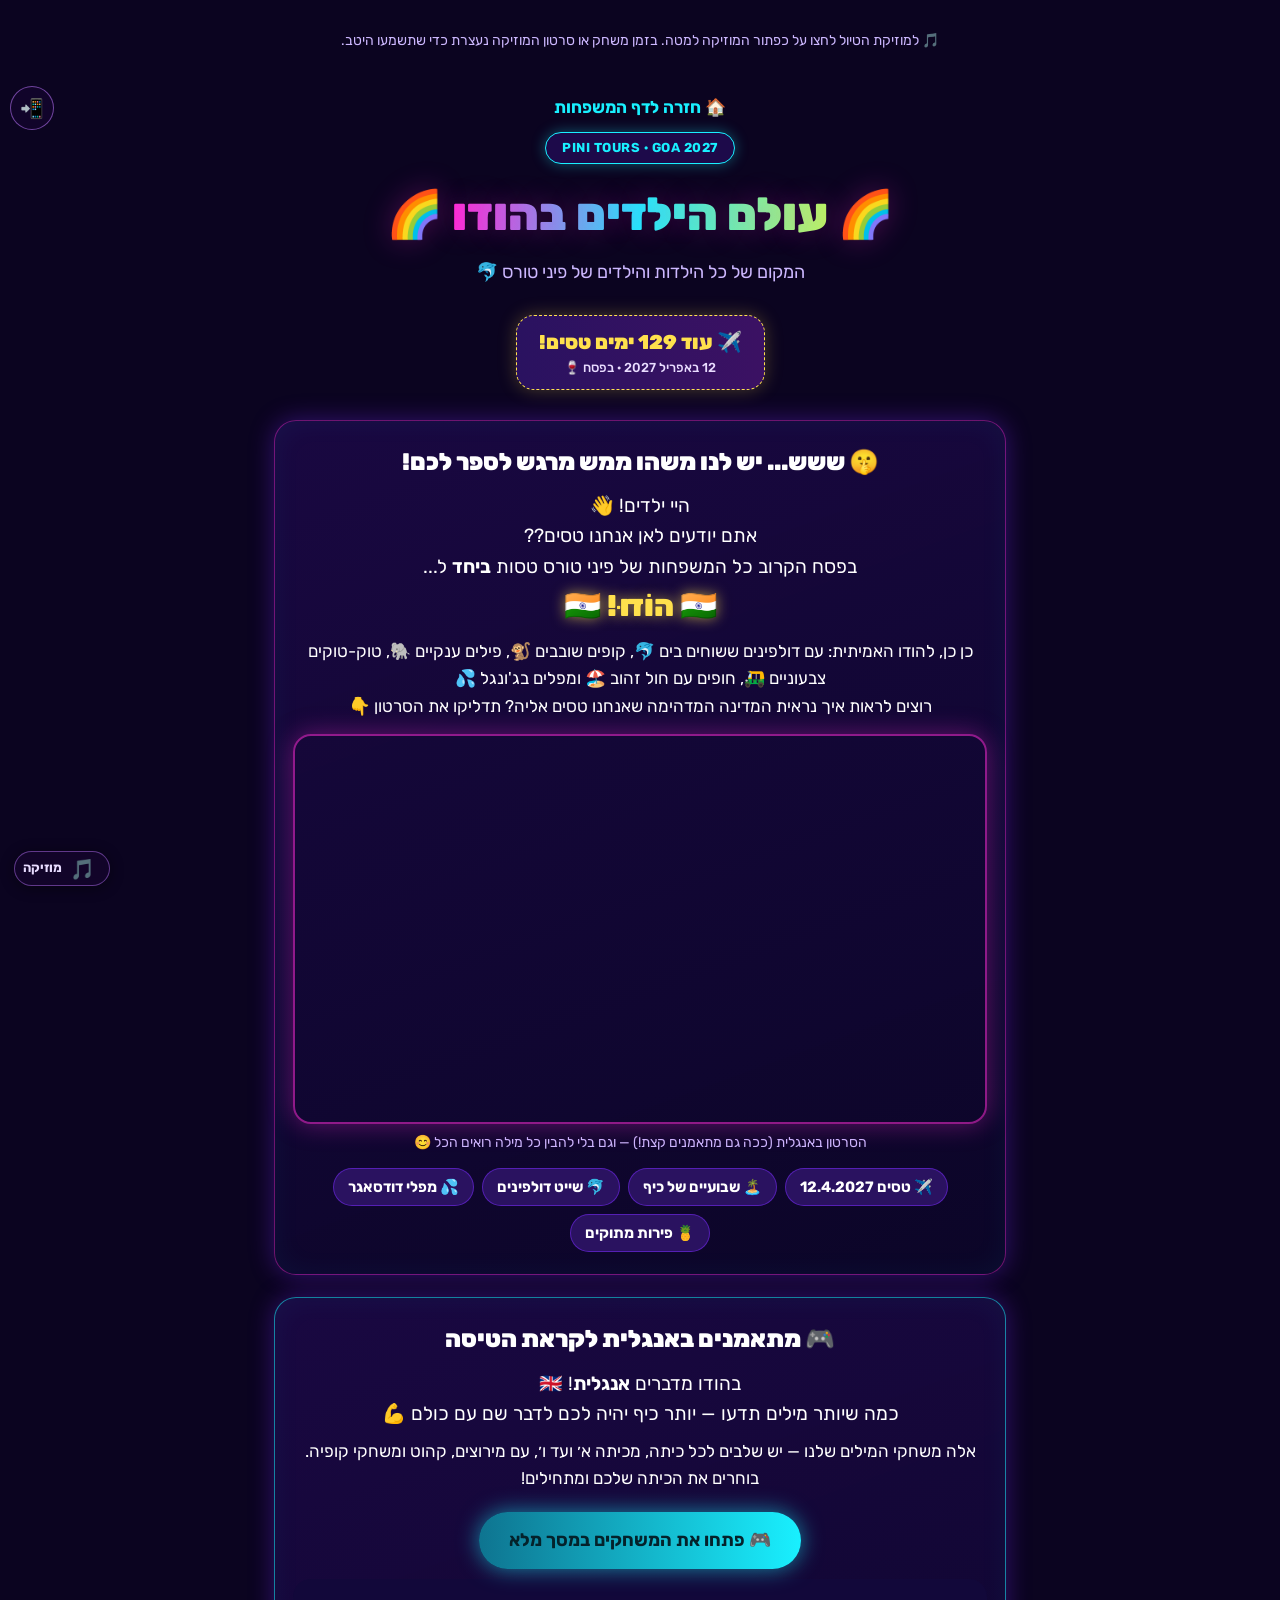
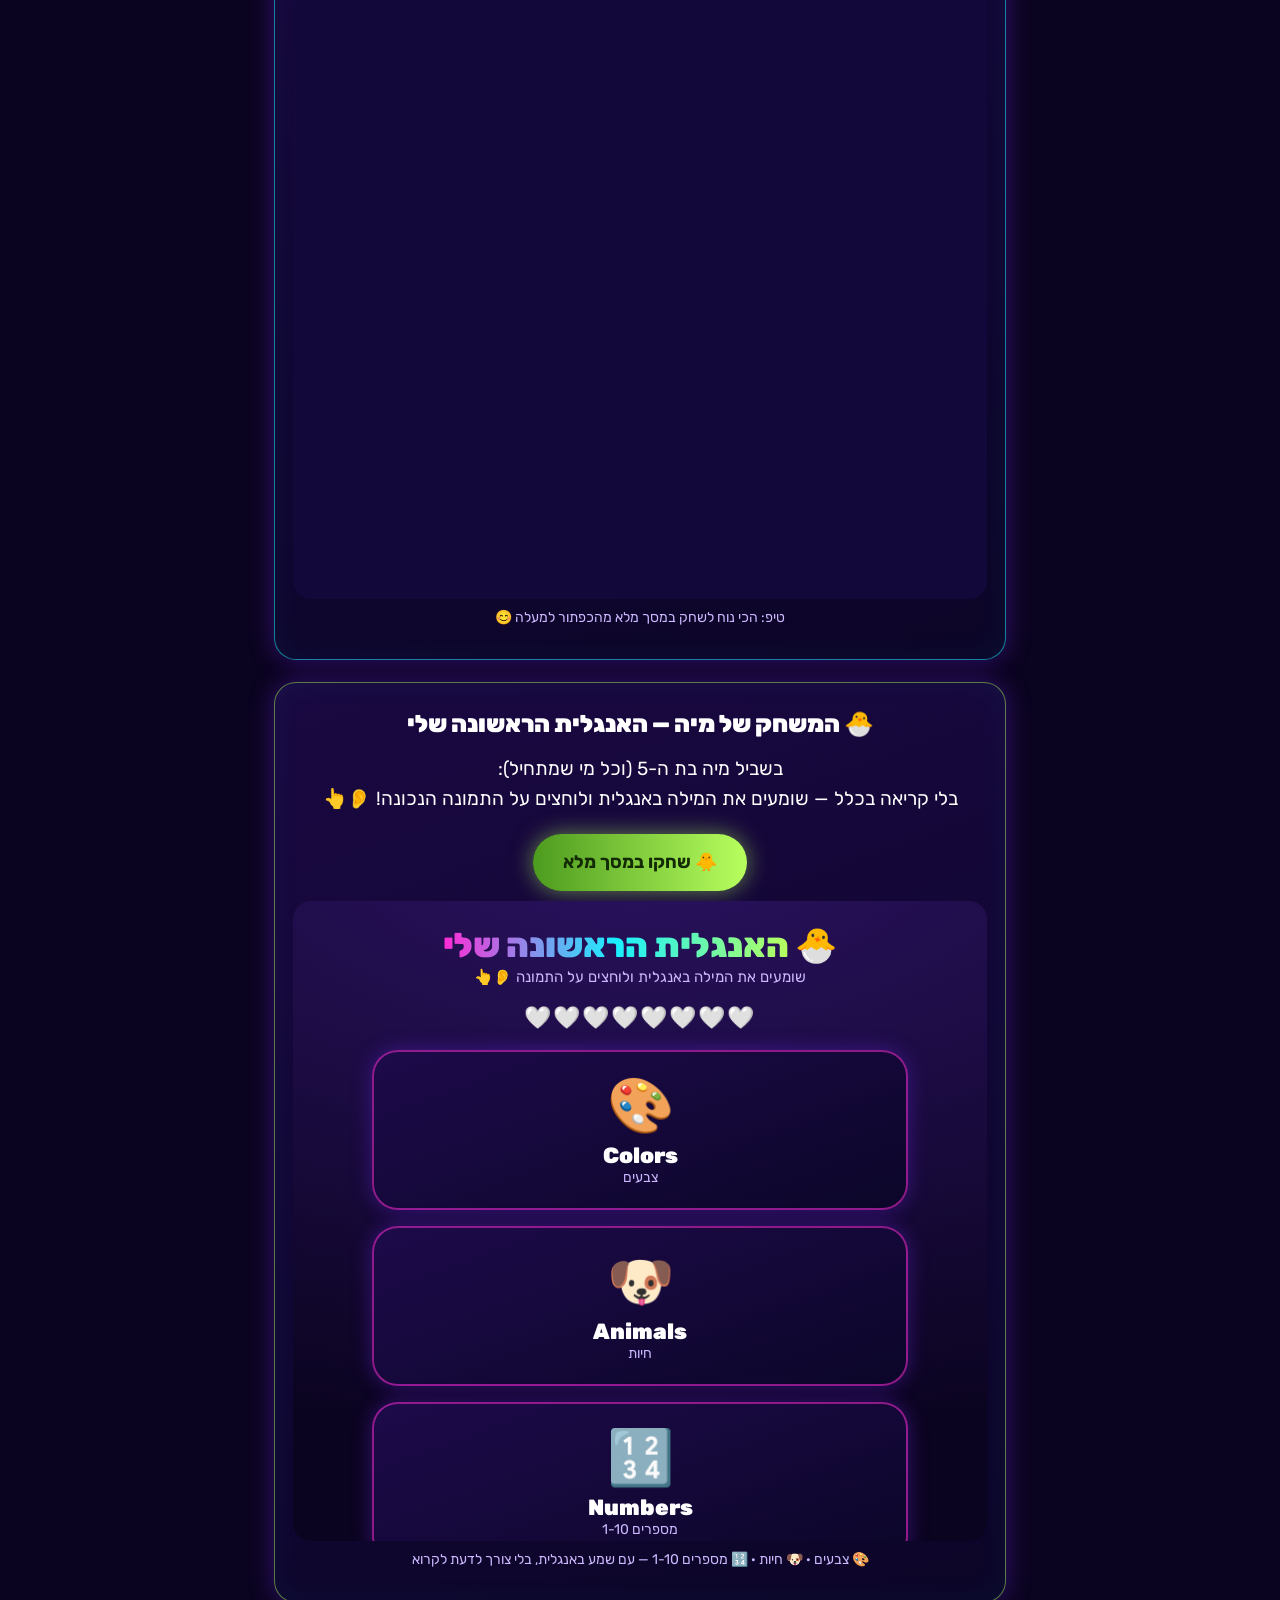
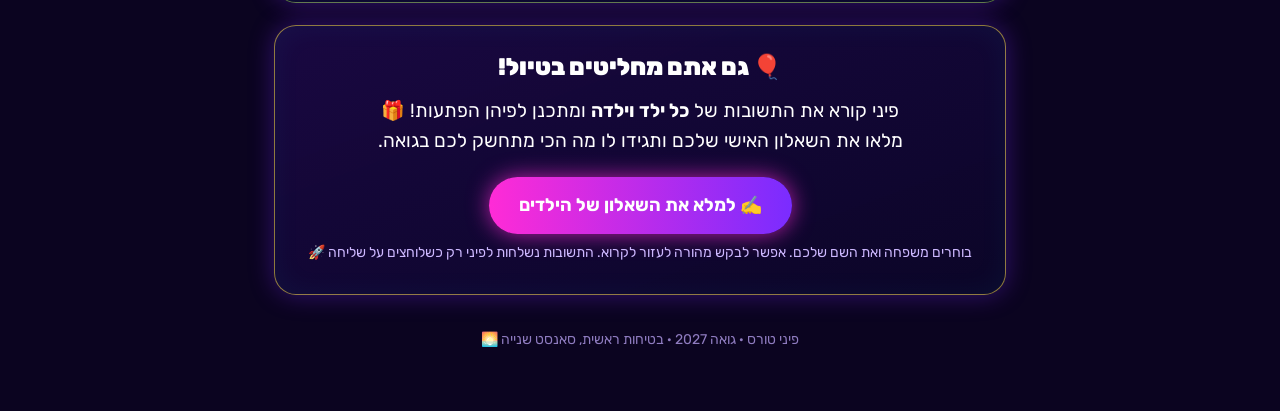
<file: kids.html>
<!DOCTYPE html>
<html lang="he" dir="rtl">
<head>
<meta charset="utf-8">
<script>window.GOA_MUSIC_MANUAL_START = true;</script>
<script src="goa-audio-1.js?v=2" defer></script>
<script src="goa-audio-2.js?v=2" defer></script>

<meta name="viewport" content="width=device-width, initial-scale=1, viewport-fit=cover">
<link rel="manifest" href="manifest.webmanifest">
<link rel="icon" href="favicon.ico" sizes="any">
<link rel="icon" type="image/png" sizes="192x192" href="icons/icon-192.png">
<link rel="apple-touch-icon" href="icons/apple-touch-icon.png">
<meta name="mobile-web-app-capable" content="yes">
<meta name="apple-mobile-web-app-capable" content="yes">
<meta name="apple-mobile-web-app-title" content="גואה 2027">
<meta name="apple-mobile-web-app-status-bar-style" content="black-translucent">
<link rel="stylesheet" href="pwa.css?v=1">
<script src="pwa.js?v=1" defer></script>
<meta name="theme-color" content="#0b0420">
<title>עולם הילדים בהודו 🌈 | פיני טורס גואה 2027</title>
<meta name="description" content="העולם של הילדים של פיני טורס: טסים להודו בפסח! סרטון, משחקי אנגלית והשאלון שלכם.">
<link rel="preconnect" href="https://fonts.googleapis.com">
<link rel="preconnect" href="https://fonts.gstatic.com" crossorigin>
<link href="https://fonts.googleapis.com/css2?family=Rubik:wght@400;500;700;900&display=swap" rel="stylesheet">
<style>
:root{--bg:#0b0420;--pink:#ff2bd6;--violet:#7a2cff;--cyan:#19f0ff;--green:#b8ff5e;--yellow:#ffe14d}
*{box-sizing:border-box}
body{margin:0;background:var(--bg);color:#fff;font-family:'Rubik',Arial,sans-serif;font-size:17px;line-height:1.6;overflow-x:hidden}
.wrap{max-width:760px;margin:0 auto;padding:16px 14px 60px}
.hero{text-align:center;padding:28px 6px 8px}
.badge{display:inline-block;background:#1d0a4a;border:1px solid var(--cyan);color:var(--cyan);border-radius:99px;padding:5px 16px;font-size:13px;font-weight:700;letter-spacing:.5px;box-shadow:0 0 14px rgba(25,240,255,.35)}
h1{font-size:clamp(30px,8vw,46px);font-weight:900;margin:14px 0 6px;text-shadow:0 0 30px rgba(255,43,214,.25)}
h1 .gt{background:linear-gradient(90deg,var(--pink),var(--cyan),var(--green));-webkit-background-clip:text;background-clip:text;color:transparent}
h1 .emo{color:initial}
.tag{color:#cdb8ff;font-size:18px;margin:4px 0 18px}
.count{display:inline-block;margin-top:10px;background:linear-gradient(90deg,#2a1260,#3b1163);border:1px dashed var(--yellow);color:var(--yellow);border-radius:18px;padding:10px 22px;font-size:20px;font-weight:900;box-shadow:0 0 18px rgba(255,225,77,.25)}
.count small{display:block;font-size:13px;color:#e9dcff;font-weight:500}
.card{margin:22px 0;padding:22px 18px;border-radius:22px;background:linear-gradient(160deg,#1d0a4acc,#0c0629dd);border:1px solid #ff2bd666;box-shadow:0 0 24px rgba(122,44,255,.35),inset 0 0 30px rgba(25,240,255,.05)}
.card.cyan{border-color:#19f0ff88}
.card.green{border-color:#b8ff5e77}
.card.yellow{border-color:#ffe14d88}
h2{font-size:24px;font-weight:900;margin:0 0 10px;text-align:center}
.card p{margin:8px 0}
.big{font-size:19px;text-align:center}
.center{text-align:center}
.btn{display:inline-block;border:0;cursor:pointer;font:inherit;font-weight:700;color:#fff;padding:14px 30px;border-radius:99px;background:linear-gradient(90deg,var(--pink),var(--violet));box-shadow:0 0 22px rgba(255,43,214,.7);text-decoration:none;font-size:18px;margin-top:12px}
.btn.cyan{background:linear-gradient(90deg,#0e7490,var(--cyan));color:#04222b;box-shadow:0 0 22px rgba(25,240,255,.55)}
.btn.green{background:linear-gradient(90deg,#4d9b1f,var(--green));color:#122b04;box-shadow:0 0 22px rgba(184,255,94,.5)}
.hint{color:#cdb8ff;font-size:14px;text-align:center}
.vid{position:relative;width:100%;aspect-ratio:16/9;border-radius:18px;overflow:hidden;margin-top:14px;border:2px solid #ff2bd688;box-shadow:0 0 26px rgba(255,43,214,.35)}
.vid iframe{position:absolute;inset:0;width:100%;height:100%;border:0}
.chips{display:flex;flex-wrap:wrap;gap:8px;justify-content:center;margin-top:14px}
.chips span{background:#2a1260;border:1px solid #7a2cff88;border-radius:99px;padding:6px 14px;font-size:15px;font-weight:700}
.gframe{width:100%;border:0;border-radius:18px;margin-top:10px;background:#12083a;display:block}
footer{text-align:center;color:#8f7cc0;font-size:14px;margin-top:34px}
a.back{color:var(--cyan);text-decoration:none;font-weight:700;display:inline-block;padding:12px 6px;margin:-12px -6px}
.floaty{animation:floaty 3s ease-in-out infinite;display:inline-block}
@keyframes floaty{0%,100%{transform:translateY(0)}50%{transform:translateY(-8px)}}
</style>
</head>
<body data-app-ctl-anchor=".hero .back">
<main class="wrap">
  <p class="hint">🎵 למוזיקת הטיול לחצו על כפתור המוזיקה למטה. בזמן משחק או סרטון המוזיקה נעצרת כדי שתשמעו היטב.</p>
  <div class="hero">
    <a class="back" href="index.html">🏠 חזרה לדף המשפחות</a>
    <div style="height:10px"></div>
    <div class="badge">PINI TOURS · GOA 2027</div>
    <h1><span class="emo" aria-hidden="true">🌈</span> <span class="gt">עולם הילדים בהודו</span> <span class="emo" aria-hidden="true">🌈</span></h1>
    <p class="tag">המקום של כל הילדות והילדים של פיני טורס 🐬</p>
    <div class="count"><span class="floaty">✈️</span> עוד <span id="days">…</span> ימים טסים!<small>12 באפריל 2027 · בפסח 🍷</small></div>
  </div>

  <section class="card" id="surprise">
    <h2>🤫 ששש... יש לנו משהו ממש מרגש לספר לכם!</h2>
    <p class="big">היי ילדים! 👋<br>
    אתם יודעים לאן אנחנו טסים??<br>
    בפסח הקרוב כל המשפחות של פיני טורס טסות <b>ביחד</b> ל...<br>
    <span style="font-size:30px;font-weight:900;color:var(--yellow);text-shadow:0 0 14px rgba(255,225,77,.6)">🇮🇳 הוֹדוּ! 🇮🇳</span></p>
    <p class="center">כן כן, להודו האמיתית: עם דולפינים ששוחים בים 🐬, קופים שובבים 🐒, פילים ענקיים 🐘, טוק-טוקים צבעוניים 🛺, חופים עם חול זהוב 🏖️ ומפלים בג'ונגל 💦<br>
    רוצים לראות איך נראית המדינה המדהימה שאנחנו טסים אליה? תדליקו את הסרטון 👇</p>
    <div class="vid">
      <iframe src="https://www.youtube-nocookie.com/embed/DRihj5iHtys?enablejsapi=1" id="kids-video" title="Where is India? Geography of India for Kids" allow="accelerometer; autoplay; encrypted-media; picture-in-picture" allowfullscreen loading="lazy"></iframe>
    </div>
    <p class="hint">הסרטון באנגלית (ככה גם מתאמנים קצת!) — וגם בלי להבין כל מילה רואים הכל 😊</p>
    <div class="chips">
      <span>✈️ טסים 12.4.2027</span><span>🏝️ שבועיים של כיף</span><span>🐬 שייט דולפינים</span><span>💦 מפלי דודסאגר</span><span>🍍 פירות מתוקים</span>
    </div>
  </section>

  <section class="card cyan" id="english">
    <h2>🎮 מתאמנים באנגלית לקראת הטיסה</h2>
    <p class="big">בהודו מדברים <b>אנגלית</b>! 🇬🇧<br>
    כמה שיותר מילים תדעו — יותר כיף יהיה לכם לדבר שם עם כולם 💪</p>
    <p class="center">אלה משחקי המילים שלנו — יש שלבים לכל כיתה, מכיתה א׳ ועד ו׳, עם מירוצים, קהוט ומשחקי קופיה. בוחרים את הכיתה שלכם ומתחילים!</p>
    <div class="center"><a class="btn cyan" href="https://colorful-hebrew-words.lovable.app/" target="_blank" rel="noopener">🎮 פתחו את המשחקים במסך מלא</a></div>
    <iframe class="gframe" src="https://colorful-hebrew-words.lovable.app/" title="משחקי מילים באנגלית - מילים בצבעים" style="height:620px" loading="lazy" allow="autoplay"></iframe>
    <p class="hint">טיפ: הכי נוח לשחק במסך מלא מהכפתור למעלה 😊</p>
  </section>

  <section class="card green" id="mia">
    <h2>🐣 המשחק של מיה — האנגלית הראשונה שלי</h2>
    <p class="big">בשביל מיה בת ה-5 (וכל מי שמתחיל):<br>בלי קריאה בכלל — שומעים את המילה באנגלית ולוחצים על התמונה הנכונה! 👂👆</p>
    <div class="center"><a class="btn green" href="mia.html" target="_blank" rel="noopener">🐥 שחקו במסך מלא</a></div>
    <iframe class="gframe" src="mia.html" title="משחק אנגלית ראשונה - צבעים, חיות ומספרים" style="height:640px" loading="lazy"></iframe>
    <p class="hint">🎨 צבעים · 🐶 חיות · 🔢 מספרים 1-10 — עם שמע באנגלית, בלי צורך לדעת לקרוא</p>
  </section>

  <section class="card yellow" id="kids-survey">
    <h2>🎈 גם אתם מחליטים בטיול!</h2>
    <p class="big">פיני קורא את התשובות של <b>כל ילד וילדה</b> ומתכנן לפיהן הפתעות! 🎁<br>
    מלאו את השאלון האישי שלכם ותגידו לו מה הכי מתחשק לכם בגואה.</p>
    <div class="center"><a class="btn" href="index.html#personal-questionnaires">✍️ למלא את השאלון של הילדים</a></div>
    <p class="hint">בוחרים משפחה ואת השם שלכם. אפשר לבקש מהורה לעזור לקרוא. התשובות נשלחות לפיני רק כשלוחצים על שליחה 🚀</p>
  </section>

  <footer>פיני טורס · גואה 2027 · בטיחות ראשית, סאנסט שנייה 🌅</footer>
</main>
<script>
(function(){
  var target=new Date('2027-04-12T11:40:00+03:00').getTime();
  var el=document.getElementById('days');
  function tick(){var d=Math.max(0,Math.ceil((target-Date.now())/86400000));el.textContent=d;}
  tick();setInterval(tick,60000);
})();
</script>
<script>
document.addEventListener("DOMContentLoaded", function () {
/* גואה 2027 - מוזיקת רקע: קובץ goa-loop.mp3 (הופק במיוחד לאתר) בלולאה חלקה.
   אם הקובץ לא נטען מכל סיבה - נופלים אוטומטית למנוע הסינת' המקורי (Web Audio).
   מתנגן רק אחרי מחווה של המשתמש (כפתור הכניסה/מגע), עם כפתור השתקה גלוי וזיכרון מצב בין דפים.
   לולאת גואה-טראנס ~146BPM: קיק, בס אסיד, טבלה, טאנפורה, סיטאר-ראגה עם דיליי ופדים מנצנצים.
   מתנגנת רק אחרי לחיצה של המשתמש, בעוצמה נמוכה, עם כפתור השתקה גלוי. */
(function () {
  'use strict';
  // כשהגלריה נפתחת כשכבה בתוך index (embed=1) - הדף הראשי כבר מנגן; כאן לא עושים כלום
  try { if (/([?&])embed=1/.test(location.search)) return; } catch (e) {}
  var BPM = 146;
  var SPB = 60 / BPM;
  var STEP = SPB / 4;          // שישית-עשרית
  var BARS = 8;
  var TOTAL = 16 * BARS;
  var VOL = 0.16;              // עוצמה נמוכה כברירת מחדל

  var mediaActive = false, resumeAfterMedia = false;
  var ctx = null, master = null, noiseBuf = null;
  var delaySend = null;
  var timer = null, storeT = null, nextTime = 0, step = 0, playing = false;
  var VOL_FILE = 0.5;          // עוצמה למסלול האמיתי
  var FILE_URL = 'goa-loop.mp3';
  var fileBuf = null, fileFailed = false, fileSrc = null, fileStartAt = 0, fileStartOff = 0, mode = null;
  // רצועות לפי אזור באתר: main = לולאת הפתיחה; lodging = שיר הלינה של פיני; השאר - יתווספו כשישלחו
  var TRACKS = {
    main: function () { return (window.__ga1 && window.__ga2) ? window.__ga1 + window.__ga2 : null; },
    lodging: function () {
      var s = '';
      for (var i = 1; i <= 7; i++) { var c = window['__lod' + i]; if (!c) return null; s += c; }
      return s;
    }
  };
  var trackBufs = {}, trackFailed = {}, curTrack = 'main';
  function trackHasAudio(name) { return !!TRACKS[name] && !!TRACKS[name](); }
  function loadTrack(name) {
    if (trackBufs[name]) return Promise.resolve(trackBufs[name]);
    if (trackFailed[name]) return Promise.resolve(null);
    var payload = TRACKS[name] ? TRACKS[name]() : null;
    if (payload) {
      try {
        var bin = atob(payload);
        var u8 = new Uint8Array(bin.length);
        for (var i = 0; i < bin.length; i++) u8[i] = bin.charCodeAt(i);
        return ctx.decodeAudioData(u8.buffer).then(function (buf) {
          trackBufs[name] = buf; if (name === 'main') fileBuf = buf; return buf;
        }).catch(function () { trackFailed[name] = true; if (name === 'main') fileFailed = true; return null; });
      } catch (e) { trackFailed[name] = true; if (name === 'main') fileFailed = true; return Promise.resolve(null); }
    }
    if (name !== 'main') { trackFailed[name] = true; return Promise.resolve(null); }
    return fetch(FILE_URL)
      .then(function (r) { if (!r.ok) throw new Error('http ' + r.status); return r.arrayBuffer(); })
      .then(function (ab) { return ctx.decodeAudioData(ab); })
      .then(function (buf) { trackBufs.main = buf; fileBuf = buf; return buf; })
      .catch(function () { trackFailed.main = true; fileFailed = true; return null; });
  }
  function loadFile() { return loadTrack('main'); }
  function fileNow() {
    var buf = trackBufs[curTrack] || fileBuf;
    if (!fileSrc || !buf) return 0;
    return (fileStartOff + ctx.currentTime - fileStartAt) % buf.duration;
  }

  var BASS_SEQ = ['A1', 'A1', 'C2', 'G1', 'A1', 'A1', 'F1', 'G1'];
  // טבלה: תבנית קאידה של 4 תיבות, 8 מטרות (שמיניות) לתיבה
  var TABLA_A = ['DHA', 'DHIN', 'DHIN', 'DHA', 'DHA', 'DHIN', 'DHIN', 'DHA'];
  var TABLA_B = ['DHA', 'TIN', 'TIN', 'TA', 'TA', 'DHIN', 'DHIN', 'DHA'];
  var TABLA_PAT = [TABLA_A, TABLA_A, TABLA_B, TABLA_A];
  // סיטאר: פרזת ראגה (בהיירווי: A Bb C D E F G) על פני 8 תיבות, נפתרת ל-A
  var SITAR = new Array(TOTAL).fill(null);
  function putS(bar, s, note, len, bend) { SITAR[bar * 16 + s] = [note, len, bend]; }
  putS(2, 0, 'A4', 3, false); putS(2, 4, 'C5', 3, false); putS(2, 8, 'D5', 3, false); putS(2, 12, 'C5', 3, false);
  putS(3, 0, 'E5', 4, true); putS(3, 6, 'D5', 3, false); putS(3, 10, 'C5', 3, false); putS(3, 14, 'A4', 4, false);
  putS(5, 0, 'C5', 3, false); putS(5, 4, 'D5', 3, false); putS(5, 8, 'E5', 4, true); putS(5, 12, 'G5', 3, false);
  putS(6, 0, 'F5', 3, false); putS(6, 4, 'E5', 3, false); putS(6, 8, 'D5', 4, false); putS(6, 12, 'E5', 3, false);
  putS(7, 0, 'C5', 3, false); putS(7, 4, 'D5', 3, false); putS(7, 8, 'Bb4', 4, true); putS(7, 12, 'A4', 6, true);
  var SEMI = { C: 0, 'C#': 1, Db: 1, D: 2, 'D#': 3, Eb: 3, E: 4, F: 5, 'F#': 6, Gb: 6, G: 7, 'G#': 8, Ab: 8, A: 9, 'A#': 10, Bb: 10, B: 11 };
  function nf(n) {
    var m = /^([A-G])(#|b)?(\d)$/.exec(n);
    var midi = (parseInt(m[3], 10) + 1) * 12 + SEMI[m[1] + (m[2] || '')];
    return 440 * Math.pow(2, (midi - 69) / 12);
  }

  function initCtx() {
    var AC = window.AudioContext || window.webkitAudioContext;
    ctx = new AC();
    var comp = ctx.createDynamicsCompressor();
    comp.threshold.value = -18; comp.ratio.value = 6;
    comp.connect(ctx.destination);
    master = ctx.createGain();
    master.gain.value = 0;
    master.connect(comp);
    noiseBuf = ctx.createBuffer(1, ctx.sampleRate, ctx.sampleRate);
    var d = noiseBuf.getChannelData(0);
    for (var i = 0; i < d.length; i++) d[i] = Math.random() * 2 - 1;
    var delay = ctx.createDelay(1);
    delay.delayTime.value = STEP * 3;
    var fb = ctx.createGain(); fb.gain.value = 0.36;
    var wet = ctx.createGain(); wet.gain.value = 0.45;
    delay.connect(fb); fb.connect(delay);
    delay.connect(wet); wet.connect(master);
    delaySend = delay;
  }

  function kick(t) {
    var o = ctx.createOscillator(), g = ctx.createGain();
    o.type = 'sine';
    o.frequency.setValueAtTime(150, t);
    o.frequency.exponentialRampToValueAtTime(46, t + 0.11);
    g.gain.setValueAtTime(0.9, t);
    g.gain.exponentialRampToValueAtTime(0.001, t + 0.26);
    o.connect(g); g.connect(master);
    o.start(t); o.stop(t + 0.3);
  }
  function bass(t, f, acc) {
    var o = ctx.createOscillator(), g = ctx.createGain(), fl = ctx.createBiquadFilter();
    o.type = 'sawtooth';
    o.frequency.setValueAtTime(f, t);
    fl.type = 'lowpass'; fl.Q.value = 11;
    fl.frequency.setValueAtTime(acc ? 1600 : 850 + Math.random() * 250, t);
    fl.frequency.exponentialRampToValueAtTime(180, t + STEP * 0.95);
    g.gain.setValueAtTime(0.0001, t);
    g.gain.exponentialRampToValueAtTime(acc ? 0.42 : 0.28, t + 0.008);
    g.gain.exponentialRampToValueAtTime(0.001, t + STEP * 0.92);
    o.connect(fl); fl.connect(g); g.connect(master);
    o.start(t); o.stop(t + STEP);
  }
  function hat(t, open, vol) {
    var s = ctx.createBufferSource(); s.buffer = noiseBuf;
    var f = ctx.createBiquadFilter(); f.type = 'highpass'; f.frequency.value = 7800;
    var g = ctx.createGain(), d = open ? 0.09 : 0.035;
    g.gain.setValueAtTime(vol, t);
    g.gain.exponentialRampToValueAtTime(0.001, t + d);
    s.connect(f); f.connect(g); g.connect(master);
    s.start(t); s.stop(t + d + 0.02);
  }
  // טבלה - ממברנה נמוכה (גה/דה)
  function tablaGe(t, vol) {
    var o = ctx.createOscillator(), g = ctx.createGain();
    o.type = 'sine';
    o.frequency.setValueAtTime(196, t);
    o.frequency.exponentialRampToValueAtTime(82, t + 0.09);
    g.gain.setValueAtTime(vol, t);
    g.gain.exponentialRampToValueAtTime(0.001, t + 0.22);
    o.connect(g); g.connect(master);
    o.start(t); o.stop(t + 0.25);
    var s = ctx.createBufferSource(); s.buffer = noiseBuf;
    var bf = ctx.createBiquadFilter(); bf.type = 'bandpass'; bf.frequency.value = 900; bf.Q.value = 2;
    var g2 = ctx.createGain();
    g2.gain.setValueAtTime(vol * 0.5, t);
    g2.gain.exponentialRampToValueAtTime(0.001, t + 0.05);
    s.connect(bf); bf.connect(g2); g2.connect(master);
    s.start(t); s.stop(t + 0.06);
  }
  // טבלה - מכה גבוהה (נה/טין)
  function tablaNa(t, vol) {
    var o = ctx.createOscillator(), g = ctx.createGain(), f = ctx.createBiquadFilter();
    o.type = 'sine';
    o.frequency.setValueAtTime(660, t);
    o.frequency.exponentialRampToValueAtTime(420, t + 0.04);
    f.type = 'bandpass'; f.frequency.value = 1400; f.Q.value = 1.2;
    g.gain.setValueAtTime(vol, t);
    g.gain.exponentialRampToValueAtTime(0.001, t + 0.11);
    o.connect(f); f.connect(g); g.connect(master);
    o.start(t); o.stop(t + 0.13);
  }
  // טבלה - מכה קצרה (קה)
  function tablaKe(t, vol) {
    var s = ctx.createBufferSource(); s.buffer = noiseBuf;
    var f = ctx.createBiquadFilter(); f.type = 'bandpass'; f.frequency.value = 2400; f.Q.value = 1.6;
    var g = ctx.createGain();
    g.gain.setValueAtTime(vol, t);
    g.gain.exponentialRampToValueAtTime(0.001, t + 0.045);
    s.connect(f); f.connect(g); g.connect(master);
    s.start(t); s.stop(t + 0.05);
  }
  // טאנפורה - דרון הודי (פה-סה-סה-סה)
  function tanpura(t, f) {
    var o1 = ctx.createOscillator(), o2 = ctx.createOscillator(), g = ctx.createGain(), fl = ctx.createBiquadFilter();
    o1.type = 'sawtooth'; o1.frequency.value = f;
    o2.type = 'sawtooth'; o2.frequency.value = f * 1.003;
    fl.type = 'lowpass'; fl.frequency.value = 900; fl.Q.value = 2;
    g.gain.setValueAtTime(0.0001, t);
    g.gain.exponentialRampToValueAtTime(0.05, t + 0.012);
    g.gain.exponentialRampToValueAtTime(0.0001, t + 1.6);
    o1.connect(fl); o2.connect(fl); fl.connect(g); g.connect(master);
    o1.start(t); o2.start(t); o1.stop(t + 1.7); o2.stop(t + 1.7);
  }
  // סיטאר - פליק עם בנד (מינד) על דרון
  function sitar(t, f, len, bend) {
    var o1 = ctx.createOscillator(), o2 = ctx.createOscillator(), g = ctx.createGain(),
        bp = ctx.createBiquadFilter(), lp = ctx.createBiquadFilter();
    o1.type = 'sawtooth'; o2.type = 'square';
    if (bend) {
      o1.frequency.setValueAtTime(f * 0.94, t); o1.frequency.exponentialRampToValueAtTime(f, t + 0.09);
      o2.frequency.setValueAtTime(f * 0.94 * 1.006, t); o2.frequency.exponentialRampToValueAtTime(f * 1.006, t + 0.09);
    } else {
      o1.frequency.value = f; o2.frequency.value = f * 1.006;
    }
    bp.type = 'bandpass'; bp.frequency.value = Math.min(f * 3, 9000); bp.Q.value = 1.4;
    lp.type = 'lowpass'; lp.frequency.value = 4200;
    g.gain.setValueAtTime(0.0001, t);
    g.gain.exponentialRampToValueAtTime(0.1, t + 0.006);
    g.gain.exponentialRampToValueAtTime(0.0001, t + len);
    o1.connect(bp); o2.connect(bp); bp.connect(lp); lp.connect(g);
    g.connect(master); g.connect(delaySend);
    o1.start(t); o2.start(t); o1.stop(t + len + 0.05); o2.stop(t + len + 0.05);
  }
  // פדים מנצנצים - Am(add9) עם סוויפ איטי, נצתר מחדש כל 4 תיבות
  function pad(t, root) {
    [root, root * 1.1892, root * 1.4983, root * 2.2449].forEach(function (f) {
      [1, 1.006].forEach(function (dt) {
        var o = ctx.createOscillator(), g = ctx.createGain(), fl = ctx.createBiquadFilter();
        o.type = 'sawtooth'; o.frequency.value = f * dt;
        fl.type = 'lowpass';
        fl.frequency.setValueAtTime(500, t);
        fl.frequency.linearRampToValueAtTime(2400, t + SPB * 8);
        fl.frequency.linearRampToValueAtTime(500, t + SPB * 16);
        var d = SPB * 16;
        g.gain.setValueAtTime(0.0001, t);
        g.gain.linearRampToValueAtTime(0.014, t + d * 0.4);
        g.gain.linearRampToValueAtTime(0.0001, t + d);
        o.connect(fl); fl.connect(g); g.connect(master);
        o.start(t); o.stop(t + d);
      });
    });
  }
  function scheduleStep(s, t) {
    var bar = Math.floor(s / 16), st = s % 16;
    var th = t + Math.random() * 0.002; // אנושיות קלה בכלי ההקשה
    if (st % 4 === 0) kick(t);
    if (st % 4 !== 0) {
      var f = nf(BASS_SEQ[bar]);
      bass(t, st === 15 ? f * 2 : f, st === 15);
    }
    if (st % 4 === 2) hat(th, true, 0.08); else hat(th, false, 0.028);
    if (st % 4 === 0) tanpura(th, st % 8 === 0 ? 110 : 82.41);
    if (st % 2 === 0) {
      var mv = TABLA_PAT[bar % 4][st / 2];
      if (mv === 'DHA') { tablaGe(th, 0.3); tablaNa(th, 0.18); }
      else if (mv === 'DHIN') { tablaGe(th, 0.25); tablaNa(th, 0.14); }
      else if (mv === 'TIN') tablaNa(th, 0.18);
      else if (mv === 'TA') { tablaNa(th, 0.2); tablaKe(th, 0.13); }
    }
    if (s % 64 === 0) pad(t, 220);
    var nt = SITAR[s];
    if (nt) sitar(th, nf(nt[0]), nt[1] * STEP, nt[2]);
  }
  // ווידוא לולאה חלקה: בדיקה אוטומטית מרנדרת 2 מחזורים אופליין ובודקת שאין שקע בתפר
  window.__goaAudio = {
    STEP: STEP, TOTAL: TOTAL,
    bind: function (c, mst, nb, ds) { ctx = c; master = mst; noiseBuf = nb; delaySend = ds; },
    step: function (s, t) { scheduleStep(s, t); }
  };
  function tick() {
    while (nextTime < ctx.currentTime + 0.15) {
      scheduleStep(step, nextTime);
      step = (step + 1) % TOTAL;
      nextTime += STEP;
    }
  }

  function persistState() {
    var pos = (mode === 'file') ? fileNow() : step;
    try { localStorage.setItem('goa27music_state', JSON.stringify({ playing: playing, mode: mode, pos: pos, at: Date.now(), track: curTrack })); } catch (e) {}
  }
  function startFile(off) {
    mode = 'file';
    var buf = trackBufs[curTrack] || fileBuf;
    fileSrc = ctx.createBufferSource();
    fileSrc.buffer = buf;
    fileSrc.loop = true;
    fileSrc.connect(master);
    fileStartOff = buf.duration ? (off % buf.duration) : 0;
    fileStartAt = ctx.currentTime + 0.06;
    master.gain.cancelScheduledValues(ctx.currentTime);
    master.gain.setTargetAtTime(VOL_FILE, ctx.currentTime, 0.5);
    fileSrc.start(fileStartAt, fileStartOff);
    playing = true;
    storeT = setInterval(persistState, 1000);
    persistState();
    ui(true);
    try { localStorage.setItem('goa27music', 'on'); } catch (e) {}
    if (!trackBufs.lodging && trackHasAudio('lodging')) loadTrack('lodging');
  }
  function start(fromPos) {
    if (mediaActive) return Promise.resolve();
    if (!ctx) initCtx();
    return ctx.resume().then(function () {
      if (mediaActive || playing) return;
      var want = (curTrack !== 'main' && trackHasAudio(curTrack)) ? curTrack : 'main';
      if (!trackBufs[want] && !trackFailed[want]) return loadTrack(want).then(function () { start(fromPos); });
      if (trackBufs[want]) startFile(fromPos || 0);
      else { mode = 'synth'; startSynth(fromPos || 0); }
    });
  }
  function startSynth(fromStep) {
    mode = 'synth';
    if (!ctx) initCtx();
    return ctx.resume().then(function () {
      if (mediaActive || playing) return;
      playing = true;
      step = fromStep || 0;
      nextTime = ctx.currentTime + 0.06;
      master.gain.cancelScheduledValues(ctx.currentTime);
      master.gain.setTargetAtTime(VOL, ctx.currentTime, 0.6);
      timer = setInterval(tick, 30);
      tick();
      storeT = setInterval(persistState, 1000);
      persistState();
      ui(true);
      try { localStorage.setItem('goa27music', 'on'); } catch (e) {}
    });
  }
  function stopPlayback() {
    if (!ctx || !playing) return;
    playing = false;
    master.gain.cancelScheduledValues(ctx.currentTime);
    master.gain.setTargetAtTime(0, ctx.currentTime, 0.25);
    if (fileSrc) { var s0 = fileSrc; fileSrc = null; setTimeout(function () { try { s0.stop(); } catch (e) {} }, 600); }
    setTimeout(function () { if (ctx && !playing) ctx.suspend(); }, 900);
    clearInterval(timer);
    clearInterval(storeT);
    persistState();
    ui(false);
  }
  function stop() {
    stopPlayback();
    try { localStorage.setItem('goa27music', 'off'); } catch (e) {}
  }
  // מעבר רצועה לפי אזור: עצירה נקייה בלי חפיפה, וניגון הרצועה החדשה. בלי קובץ? נשארים בלולאה הראשית
  function playTrack(name) {
    if (!TRACKS[name] || !trackHasAudio(name)) name = 'main';
    if (name === curTrack) return;
    var wasPlaying = playing;
    curTrack = name;
    if (!wasPlaying) return;
    stopPlayback();
    loadTrack(curTrack).then(function (buf) {
      var on = true;
      try { on = localStorage.getItem('goa27music') !== 'off'; } catch (e) {}
      if (!playing && buf && on) start(curTrack === 'main' ? pendingPos : 0);
    });
  }

  var btn, lbl;
  function ui(on) {
    if (!btn) return;
    btn.setAttribute('aria-pressed', on ? 'true' : 'false');
    btn.classList.toggle('goa-playing', on);
    lbl.textContent = on ? 'מושמע' : 'מוזיקה';
    btn.title = on ? 'השתק מוזיקה' : 'הפעל מוזיקת רקע';
  }
  function build() {
    var st = document.createElement('style');
    st.textContent =
      '#goa-music{position:fixed;bottom:14px;left:14px;z-index:2147483000;display:flex;align-items:center;gap:8px;' +
      'background:rgba(20,6,45,.82);border:1px solid rgba(190,120,255,.45);border-radius:999px;padding:6px 14px 6px 8px;' +
      'backdrop-filter:blur(6px);cursor:pointer;user-select:none;-webkit-tap-highlight-color:transparent;' +
      'box-shadow:0 2px 14px rgba(0,0,0,.45);transition:border-color .3s;font-family:inherit}' +
      '#goa-music .goa-ic{font-size:20px;line-height:1}' +
      '#goa-music .goa-tx{color:#e8dcff;font-size:13px;font-weight:700}' +
      '#goa-music.goa-playing{border-color:#c96bff;box-shadow:0 0 18px rgba(190,90,255,.55)}' +
      '@media (prefers-reduced-motion:no-preference){#goa-music.goa-playing .goa-ic{animation:goaPulse 1.644s ease-in-out infinite}}' +
      '@keyframes goaPulse{0%,100%{transform:scale(1)}50%{transform:scale(1.18)}}';
    document.head.appendChild(st);
    btn = document.createElement('div');
    btn.id = 'goa-music';
    btn.setAttribute('role', 'button');
    btn.setAttribute('tabindex', '0');
    btn.setAttribute('aria-pressed', 'false');
    var ic = document.createElement('span'); ic.className = 'goa-ic'; ic.textContent = '🎵';
    lbl = document.createElement('span'); lbl.className = 'goa-tx'; lbl.textContent = 'מוזיקה';
    lbl.classList.add('goa-tx');
    btn.appendChild(ic); btn.appendChild(lbl);
    function onLabel(on) { lbl.textContent = on ? 'מושמע' : 'מוזיקה'; }
    var origUi = ui;
    ui = function (on) { origUi(on); onLabel(on); ic.textContent = on ? '🔊' : '🎵'; };
    btn.title = 'הפעל מוזיקת רקע';
    function toggle() { if (playing) stop(); else start(); }
    btn.addEventListener('click', toggle);
    btn.addEventListener('keydown', function (e) { if (e.key === 'Enter' || e.key === ' ') { e.preventDefault(); toggle(); } });
    document.body.appendChild(btn);
  }

  if (document.readyState === 'loading') document.addEventListener('DOMContentLoaded', build);
  else build();
  // טוענים את קובץ המוזיקה מראש (ההקשר נשאר מושהה עד מחווה ראשונה) כדי שהכניסה תהיה מיידית
  try { initCtx(); if (ctx.state === 'suspended') { /* decodeAudioData עובד גם כשמושהה */ } loadFile(); } catch (e) {}

  // ברירת מחדל: המוזיקה דולקת. הדפדפן דורש מגע ראשון - מתחילים בכל מגע/גלילה/מקש.
  // אם המשתמש השתיק בעבר - נזכור ולא ננגן.
  function wantsMusic() {
    try { return localStorage.getItem('goa27music') !== 'off'; } catch (e) { return true; }
  }
  // המשכיות בין דפים: אם ניגן זה עתה בדף אחר (למשל מעבר סקר <-> גלריה), ממשיכים מאותה נקודה במגע הראשון
  var pendingPos = 0;
  try {
    var st = JSON.parse(localStorage.getItem('goa27music_state') || 'null');
    if (st && st.playing && Date.now() - st.at < 30000) {
      pendingPos = (typeof st.pos === 'number') ? st.pos : (st.step || 0);
      if (st.track && TRACKS[st.track] && st.track !== 'main' && trackHasAudio(st.track)) curTrack = st.track;
    }
  } catch (e) {}
  if (wantsMusic() && !window.GOA_MUSIC_MANUAL_START) {
    // מנסים שוב בכל מגע עד שבאמת מתנגן (מחווה ראשונה כמו גלילה לא תמיד מספיקה לדפדפן)
    var kick = function () {
      if (playing) {
        ['pointerdown', 'touchstart', 'keydown', 'scroll'].forEach(function (ev) {
          document.removeEventListener(ev, kick);
        });
        return;
      }
      start(pendingPos);
    };
    ['pointerdown', 'touchstart', 'keydown', 'scroll'].forEach(function (ev) {
      document.addEventListener(ev, kick, { passive: true });
    });
  }
  document.addEventListener('pagehide', function () { persistState(); if (ctx && playing) ctx.suspend(); });
  document.addEventListener('visibilitychange', function () {
    if (!ctx) return;
    if (document.hidden) ctx.suspend();
    else if (playing) ctx.resume();
  });

  // API ציבורי למסך הפתיחה: התחלה מפורשת במחוות משתמש + שאילת מצב
  window.goaMusic = {
    start: function () { return start(pendingPos); },
    stop: stop,
    isPlaying: function () { return playing; },
    playTrack: playTrack,
    preload: function (n) { if (ctx && TRACKS[n]) return loadTrack(n); },
    currentTrack: function () { return curTrack; },
    // Temporary media focus never changes the user's music preference.
    setMediaActive: function (active, manual) {
      if (active === mediaActive) return;
      mediaActive = active;
      if (active) {
        resumeAfterMedia = playing;
        stopPlayback();
        if (ctx) ctx.suspend();
      } else {
        var resume = resumeAfterMedia;
        resumeAfterMedia = false;
        if (resume && !manual && wantsMusic()) start();
      }
    }
  };
})();

/* cache bump 2026-10-19 */

/* Kids World uses the same player and Goa track as the family page.
   Cross-origin games cannot expose their audio state, so keep the page quiet
   for the whole interaction, not only while a word happens to be spoken. */
(function () {
  'use strict';
  var gameActive = false, videoActive = false, activeMedia = new Set();
  var video = document.getElementById('kids-video');
  function update() {
    if (window.goaMusic) window.goaMusic.setMediaActive(gameActive || videoActive || activeMedia.size > 0);
  }
  function frameFocus() {
    var el = document.activeElement;
    if (el && el.matches('iframe')) {
      if (el === video) videoActive = true;
      else gameActive = true;
      update();
    }
  }
  // Entering an iframe blurs the parent window, including on mobile Safari.
  window.addEventListener('blur', function () { setTimeout(frameFocus, 0); });
  document.addEventListener('focusin', frameFocus);
  // Moving between two frames does not always fire another window blur.
  setInterval(frameFocus, 200);
  document.querySelectorAll('iframe.gframe').forEach(function (frame) {
    function bind() {
      try { frame.contentDocument.addEventListener('pointerdown', function () {
        gameActive = true; update();
      }, true); } catch (_) {}
    }
    frame.addEventListener('load', bind); bind();
  });
  document.addEventListener('pointerdown', function (e) {
    if (e.target.closest('iframe')) return;
    if (document.activeElement && document.activeElement.matches('iframe')) document.activeElement.blur();
    gameActive = false;
    if (e.target.closest('#goa-music') && !videoActive && !activeMedia.size) {
      window.goaMusic.setMediaActive(false, true);
    } else update();
  }, true);
  document.addEventListener('keydown', function (e) {
    if (e.key === 'Tab') setTimeout(function () {
      gameActive = !!(document.activeElement && document.activeElement.matches('iframe.gframe'));
      update();
    }, 0);
  });
  document.querySelectorAll('a[target="_blank"]').forEach(function (a) {
    a.addEventListener('click', function () { gameActive = true; update(); });
  });
  // A YouTube player sends playback state only after this API subscription.
  function subscribeVideo() {
    video.contentWindow.postMessage(JSON.stringify({event:'listening', id:'kids-video'}), 'https://www.youtube-nocookie.com');
    video.contentWindow.postMessage(JSON.stringify({event:'command', func:'addEventListener', args:['onStateChange']}), 'https://www.youtube-nocookie.com');
  }
  if (video) {
    video.addEventListener('load', subscribeVideo);
    subscribeVideo();
    window.addEventListener('message', function (e) {
      if (e.source !== video.contentWindow || e.origin !== 'https://www.youtube-nocookie.com') return;
      var d;
      try { d = typeof e.data === 'string' ? JSON.parse(e.data) : e.data; } catch (_) { return; }
      var state = d && (d.event === 'onStateChange' ? d.info : d.info && d.info.playerState);
      if (typeof state === 'number') {
        videoActive = state === 1 || state === 3;
        update();
      }
    });
  }
  // Native songs/videos added later receive the same interruption behavior.
  ['play', 'pause', 'ended'].forEach(function (event) {
    document.addEventListener(event, function (e) {
      if (!e.target.matches('audio,video')) return;
      if (event === 'play') activeMedia.add(e.target); else activeMedia.delete(e.target);
      if (window.goaMusic) window.goaMusic.setMediaActive(gameActive || videoActive || activeMedia.size > 0);
    }, true);
  });
})();

});
</script>
</body>
</html>
</file>
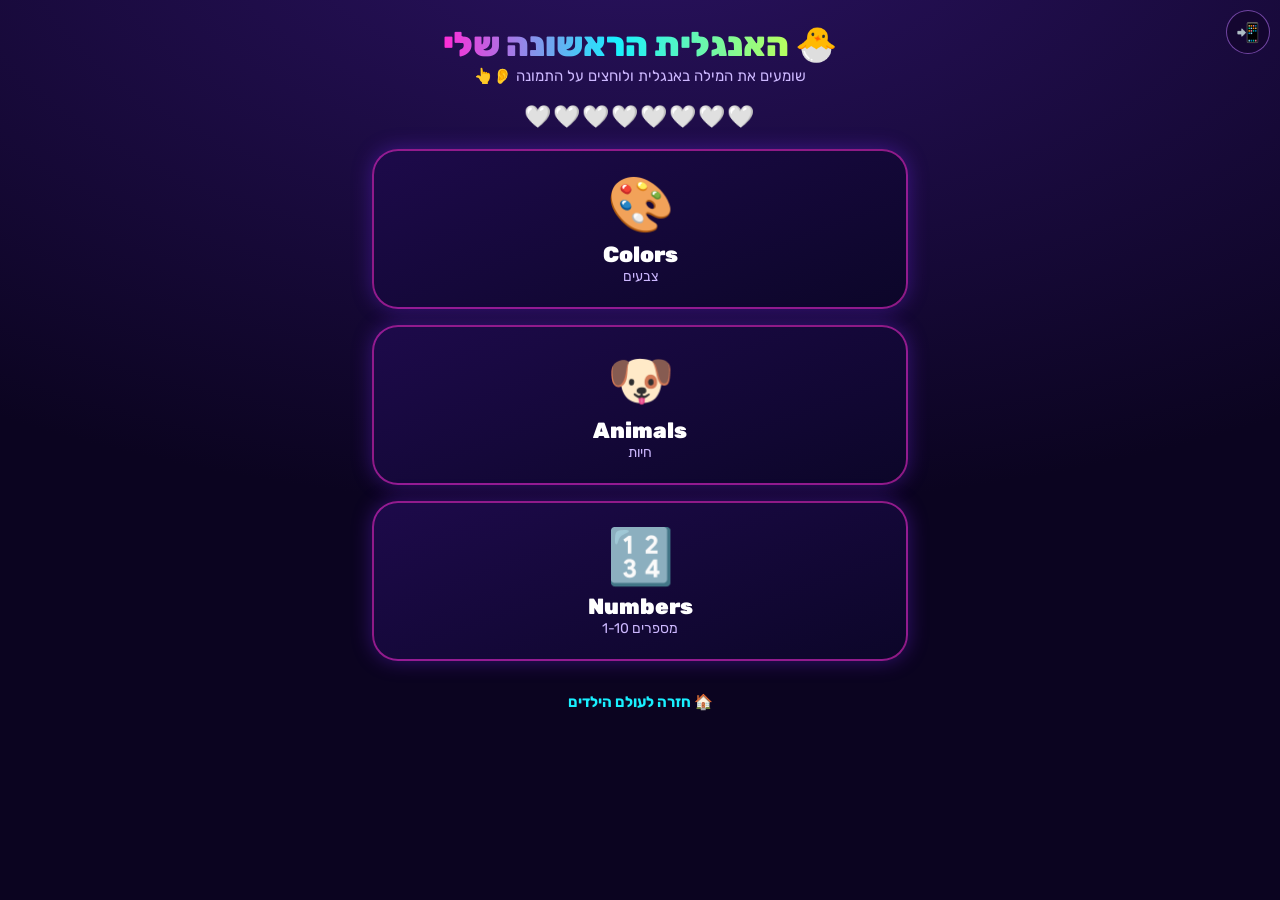
<file: mia.html>
<!DOCTYPE html>
<html lang="he" dir="rtl">
<head>
<meta charset="utf-8">
<meta name="viewport" content="width=device-width, initial-scale=1, viewport-fit=cover, user-scalable=no">
<link rel="manifest" href="manifest.webmanifest">
<link rel="icon" href="favicon.ico" sizes="any">
<link rel="icon" type="image/png" sizes="192x192" href="icons/icon-192.png">
<link rel="apple-touch-icon" href="icons/apple-touch-icon.png">
<meta name="mobile-web-app-capable" content="yes">
<meta name="apple-mobile-web-app-capable" content="yes">
<meta name="apple-mobile-web-app-title" content="גואה 2027">
<meta name="apple-mobile-web-app-status-bar-style" content="black-translucent">
<link rel="stylesheet" href="pwa.css?v=1">
<script src="pwa.js?v=1" defer></script>
<meta name="theme-color" content="#0b0420">
<title>🐣 האנגלית הראשונה שלי | פיני טורס</title>
<meta name="description" content="משחק אנגלית ראשונה לגיל הגן: צבעים, חיות ומספרים - שומעים ולוחצים, בלי קריאה.">
<link rel="preconnect" href="https://fonts.googleapis.com">
<link rel="preconnect" href="https://fonts.gstatic.com" crossorigin>
<link href="https://fonts.googleapis.com/css2?family=Rubik:wght@400;500;700;900&display=swap" rel="stylesheet">
<style>
:root{--bg:#0b0420;--pink:#ff2bd6;--violet:#7a2cff;--cyan:#19f0ff;--green:#b8ff5e;--yellow:#ffe14d}
*{box-sizing:border-box;-webkit-tap-highlight-color:transparent}
html,body{height:100%}
body{margin:0;background:radial-gradient(1200px 600px at 50% -10%,#2a1260,var(--bg));color:#fff;font-family:'Rubik',Arial,sans-serif;overflow-x:hidden;touch-action:manipulation;user-select:none;-webkit-user-select:none}
.wrap{max-width:560px;margin:0 auto;padding:14px 12px 40px;min-height:100%;display:flex;flex-direction:column}
h1{font-size:clamp(24px,7vw,34px);font-weight:900;text-align:center;margin:10px 0 2px;}
h1 .gt{background:linear-gradient(90deg,var(--pink),var(--cyan),var(--green));-webkit-background-clip:text;background-clip:text;color:transparent}
h1 .emo{color:initial}
.sub{text-align:center;color:#cdb8ff;margin:0 0 14px;font-size:15px}
.stars{text-align:center;font-size:22px;min-height:34px;margin:4px 0;letter-spacing:2px}
.menu{display:flex;flex-direction:column;gap:16px;margin-top:8px}
.mbtn{border:2px solid #ff2bd688;background:linear-gradient(160deg,#1d0a4a,#0c0629);color:#fff;border-radius:26px;padding:22px 16px;font-family:inherit;cursor:pointer;text-align:center;box-shadow:0 0 20px rgba(122,44,255,.35);transition:transform .12s}
.mbtn:active{transform:scale(.96)}
.mbtn .e{font-size:54px;display:block}
.mbtn .t{font-size:22px;font-weight:900;display:block;margin-top:4px}
.mbtn .s{font-size:14px;color:#cdb8ff;display:block}
.game{display:none;flex:1;flex-direction:column}
.top{display:flex;align-items:center;justify-content:space-between;gap:8px;margin-bottom:8px}
.pill{background:#1d0a4a;border:1px solid var(--cyan);color:var(--cyan);border-radius:99px;padding:5px 14px;font-size:14px;font-weight:700}
.speak{border:2px solid var(--yellow);background:#2a1260;color:#fff;font-size:26px;border-radius:50%;width:64px;height:64px;cursor:pointer;box-shadow:0 0 18px rgba(255,225,77,.4);flex:none}
.speak:active{transform:scale(.92)}
.speak.pulse{animation:pulse 1s infinite}
@keyframes pulse{0%,100%{box-shadow:0 0 10px rgba(255,225,77,.3)}50%{box-shadow:0 0 26px rgba(255,225,77,.9)}}
.grid{display:grid;grid-template-columns:1fr 1fr;gap:14px;flex:1;align-content:center;margin-top:6px}
.opt{border:3px solid #7a2cff66;background:linear-gradient(160deg,#1d0a4acc,#0c0629dd);border-radius:24px;min-height:132px;display:flex;align-items:center;justify-content:center;flex-direction:column;cursor:pointer;transition:transform .12s,border-color .2s;padding:8px}
.opt:active{transform:scale(.95)}
.opt.right{border-color:var(--green);box-shadow:0 0 26px rgba(184,255,94,.8)}
.opt.wrong{animation:shake .45s}
@keyframes shake{0%,100%{transform:translateX(0)}20%{transform:translateX(-9px)}40%{transform:translateX(9px)}60%{transform:translateX(-6px)}80%{transform:translateX(6px)}}
.opt .emo{font-size:64px;line-height:1.1}
.opt .dot{width:74px;height:74px;border-radius:50%;border:4px solid rgba(255,255,255,.85);box-shadow:0 0 16px rgba(255,255,255,.25),inset 0 0 14px rgba(0,0,0,.25)}
.opt .num{font-size:56px;font-weight:900;text-shadow:0 0 14px rgba(25,240,255,.6)}
.opt .dots{font-size:13px;letter-spacing:3px;margin-top:4px;max-width:100%;line-height:1.7}
.opt .cap{font-size:15px;color:#cdb8ff;margin-top:6px;font-weight:700;direction:ltr}
.feedback{text-align:center;font-size:24px;font-weight:900;min-height:36px;margin-top:12px}
.burst{position:fixed;inset:0;pointer-events:none;z-index:50}
.burst span{position:absolute;font-size:30px;animation:fly 1.1s ease-out forwards}
@keyframes fly{0%{transform:translateY(0) scale(.6);opacity:1}100%{transform:translateY(-46vh) scale(1.5);opacity:0}}
.end{display:none;text-align:center;flex:1;flex-direction:column;justify-content:center}
.end .big1{font-size:64px}
.end h2{font-size:30px;font-weight:900;margin:8px 0}
.end p{color:#cdb8ff}
.btn{display:inline-block;border:0;cursor:pointer;font:inherit;font-weight:700;color:#fff;padding:14px 26px;border-radius:99px;background:linear-gradient(90deg,var(--pink),var(--violet));box-shadow:0 0 22px rgba(255,43,214,.7);font-size:19px;margin:8px 6px 0}
.btn.cyan{background:linear-gradient(90deg,#0e7490,var(--cyan));color:#04222b;box-shadow:0 0 22px rgba(25,240,255,.55)}
.home{position:absolute;top:10px;left:10px;background:none;border:0;color:#cdb8ff;font-size:26px;cursor:pointer;z-index:5}
.wrap h1{padding:0 48px}
.backlink{align-self:center;margin-top:6px;padding:10px 16px;min-height:44px;color:#19f0ff;font-weight:700;font-size:15px;text-decoration:none}
</style>
</head>
<body data-app-ctl-side="end">
<main class="wrap">
  <button class="home" id="homeBtn" style="display:none" title="תפריט">🏠</button>
  <h1><span class="emo" aria-hidden="true">🐣</span> <span class="gt">האנגלית הראשונה שלי</span></h1>
  <p class="sub">שומעים את המילה באנגלית ולוחצים על התמונה 👂👆</p>
  <div class="stars" id="stars">🤍🤍🤍🤍🤍🤍🤍🤍</div>

  <div class="menu" id="menu">
    <button class="mbtn" data-world="colors"><span class="e">🎨</span><span class="t">Colors</span><span class="s">צבעים</span></button>
    <button class="mbtn" data-world="animals"><span class="e">🐶</span><span class="t">Animals</span><span class="s">חיות</span></button>
    <button class="mbtn" data-world="numbers"><span class="e">🔢</span><span class="t">Numbers</span><span class="s">מספרים 1-10</span></button>
    <a class="backlink" href="kids.html">🏠 חזרה לעולם הילדים</a>
    <script>try{if(window.top!==window.self)document.currentScript.previousElementSibling.remove()}catch(e){}</script>
  </div>

  <div class="game" id="game">
    <div class="top">
      <div class="pill" id="worldName"></div>
      <button class="speak" id="speakBtn" title="שמעו שוב">🔊</button>
      <div class="pill" id="roundNo"></div>
    </div>
    <div class="grid" id="grid"></div>
    <div class="feedback" id="fb">&nbsp;</div>
  </div>

  <div class="end" id="end">
    <div class="big1">🎉🏆🎉</div>
    <h2>כל הכבוד!</h2>
    <p id="endStars"></p>
    <div>
      <button class="btn" id="againBtn">🔁 עוד פעם</button>
      <button class="btn cyan" id="menuBtn">🏠 תפריט</button>
    </div>
  </div>
</main>
<div class="burst" id="burst"></div>

<script>
(function(){
"use strict";
var WORLDS={
 colors:{name:'🎨 צבעים',en:'Colors',items:[
  {en:'red',cap:'red',c:'#e53935'},{en:'blue',cap:'blue',c:'#1e88e5'},{en:'yellow',cap:'yellow',c:'#fdd835'},
  {en:'green',cap:'green',c:'#43a047'},{en:'orange',cap:'orange',c:'#fb8c00'},{en:'purple',cap:'purple',c:'#8e24aa'},
  {en:'pink',cap:'pink',c:'#ec407a'},{en:'brown',cap:'brown',c:'#8d6e63'},{en:'black',cap:'black',c:'#37474f'},{en:'white',cap:'white',c:'#f5f5f5'}]},
 animals:{name:'🐶 חיות',en:'Animals',items:[
  {en:'dog',emo:'🐶'},{en:'cat',emo:'🐱'},{en:'lion',emo:'🦁'},{en:'monkey',emo:'🐵'},
  {en:'elephant',emo:'🐘'},{en:'fish',emo:'🐟'},{en:'bird',emo:'🐦'},{en:'duck',emo:'🦆'},
  {en:'frog',emo:'🐸'},{en:'cow',emo:'🐮'},{en:'rabbit',emo:'🐰'},{en:'bee',emo:'🐝'}]},
 numbers:{name:'🔢 מספרים',en:'Numbers',items:[1,2,3,4,5,6,7,8,9,10].map(function(n){return {en:String(n),num:n};})}
};
var NUMWORDS={1:'one',2:'two',3:'three',4:'four',5:'five',6:'six',7:'seven',8:'eight',9:'nine',10:'ten'};
var ROUNDS=8;
var $=function(id){return document.getElementById(id)};
var menu=$('menu'),game=$('game'),end=$('end'),grid=$('grid'),fb=$('fb'),starsEl=$('stars'),burst=$('burst');
var world=null,queue=[],round=0,score=0,target=null,lock=false;

var voice=null;
function pickVoice(){
 try{
  var vs=speechSynthesis.getVoices();
  voice=vs.filter(function(v){return /^en([-_]|$)/i.test(v.lang)&&/female|zira|samantha|aria|google us english/i.test(v.name)})[0]
       ||vs.filter(function(v){return v.lang==='en-US'})[0]
       ||vs.filter(function(v){return /^en([-_]|$)/i.test(v.lang)})[0]||null;
 }catch(e){}
}
if('speechSynthesis' in window){pickVoice();speechSynthesis.onvoiceschanged=pickVoice;}
function say(text,rate){
 if(!('speechSynthesis' in window))return;
 try{
  speechSynthesis.cancel();
  setTimeout(function(){
   var u=new SpeechSynthesisUtterance(text);
   u.lang='en-US';if(voice)u.voice=voice;
   u.rate=rate||0.75;u.pitch=1.1;
   speechSynthesis.speak(u);
  },80);
 }catch(e){}
}
function shuffle(a){for(var i=a.length-1;i>0;i--){var j=Math.floor(Math.random()*(i+1));var t=a[i];a[i]=a[j];a[j]=t;}return a;}
function drawStars(){
 var s='';for(var i=0;i<ROUNDS;i++)s+=i<score?'⭐':'🤍';
 starsEl.textContent=s;
}
function startWorld(k){
 world=WORLDS[k];queue=shuffle(world.items.slice()).concat(shuffle(world.items.slice())).slice(0,ROUNDS);
 round=0;score=0;drawStars();
 $('worldName').textContent=world.name;
 menu.style.display='none';end.style.display='none';game.style.display='flex';$('homeBtn').style.display='block';
 say(world.en+'!');
 setTimeout(nextRound,700);
}
function nextRound(){
 if(round>=ROUNDS){finish();return}
 target=queue[round];round++;lock=false;
 $('roundNo').textContent='סיבוב '+round+'/'+ROUNDS;
 fb.innerHTML='&nbsp;';
 var others=shuffle(world.items.filter(function(it){return it.en!==target.en})).slice(0,3);
 var opts=shuffle([target].concat(others));
 grid.innerHTML='';
 opts.forEach(function(it){
  var b=document.createElement('button');b.className='opt';
  if(it.c){b.innerHTML='<span class="dot" style="background:'+it.c+'"></span><span class="cap">'+it.cap+'</span>';}
  else if(it.emo){b.innerHTML='<span class="emo">'+it.emo+'</span><span class="cap">'+it.en+'</span>';}
  else{var d='';for(var i=0;i<it.num;i++)d+='🟣';b.innerHTML='<span class="num">'+it.num+'</span><span class="dots">'+d+'</span><span class="cap">'+it.en+'</span>';}
  b.addEventListener('click',function(){pick(it,b)});
  grid.appendChild(b);
 });
 promptWord();
}
function wordOf(it){return it.num?NUMWORDS[it.num]:it.en;}
function promptWord(){
 var w=wordOf(target);
 $('speakBtn').classList.add('pulse');
 say('Find the '+w+'!  '+w);
}
function pick(it,btn){
 if(lock)return;
 if(it.en===target.en){
  lock=true;$('speakBtn').classList.remove('pulse');
  btn.classList.add('right');score++;drawStars();
  var praise=['Great job!','Well done!','Amazing!','Super!','Fantastic!'][Math.floor(Math.random()*5)];
  fb.textContent='🌟 '+({'Great job!':'איזה יופי!','Well done!':'כל הכבוד!','Amazing!':'מדהים!','Super!':'סופר!','Fantastic!':'פנטסטי!'}[praise]);
  say(praise+' '+wordOf(target)+'!');
  doBurst();
  setTimeout(nextRound,1500);
 }else{
  btn.classList.add('wrong');
  say('Oops! Try again!');
  setTimeout(function(){btn.classList.remove('wrong');say(wordOf(target));},1100);
 }
}
function doBurst(){
 var em=['🌟','🎉','✨','💜','🎈','🐬'];
 for(var i=0;i<14;i++){
  var s=document.createElement('span');
  s.textContent=em[Math.floor(Math.random()*em.length)];
  s.style.left=(8+Math.random()*84)+'%';
  s.style.top=(55+Math.random()*30)+'%';
  s.style.animationDelay=(Math.random()*0.25)+'s';
  burst.appendChild(s);
  (function(el){setTimeout(function(){el.remove()},1500)})(s);
 }
}
function finish(){
 game.style.display='none';end.style.display='flex';$('homeBtn').style.display='none';
 $('endStars').textContent='⭐ '+score+' מתוך '+ROUNDS+' ⭐';
 say('Wow! You did it! Great job!');
 doBurst();setTimeout(doBurst,600);
}
document.querySelectorAll('.mbtn').forEach(function(b){
 b.addEventListener('click',function(){
  if('speechSynthesis' in window){try{speechSynthesis.cancel();var u=new SpeechSynthesisUtterance(' ');u.volume=0;speechSynthesis.speak(u);}catch(e){}}
  startWorld(b.dataset.world);
 });
});
$('speakBtn').addEventListener('click',function(){if(target&&!lock)say(wordOf(target));});
$('againBtn').addEventListener('click',function(){
 var k=Object.keys(WORLDS).filter(function(k){return WORLDS[k]===world})[0];startWorld(k);
});
$('menuBtn').addEventListener('click',backToMenu);
$('homeBtn').addEventListener('click',backToMenu);
function backToMenu(){game.style.display='none';end.style.display='none';menu.style.display='flex';$('homeBtn').style.display='none';starsEl.textContent='🤍🤍🤍🤍🤍🤍🤍🤍';}
})();
</script>
</body>
</html>
</file>
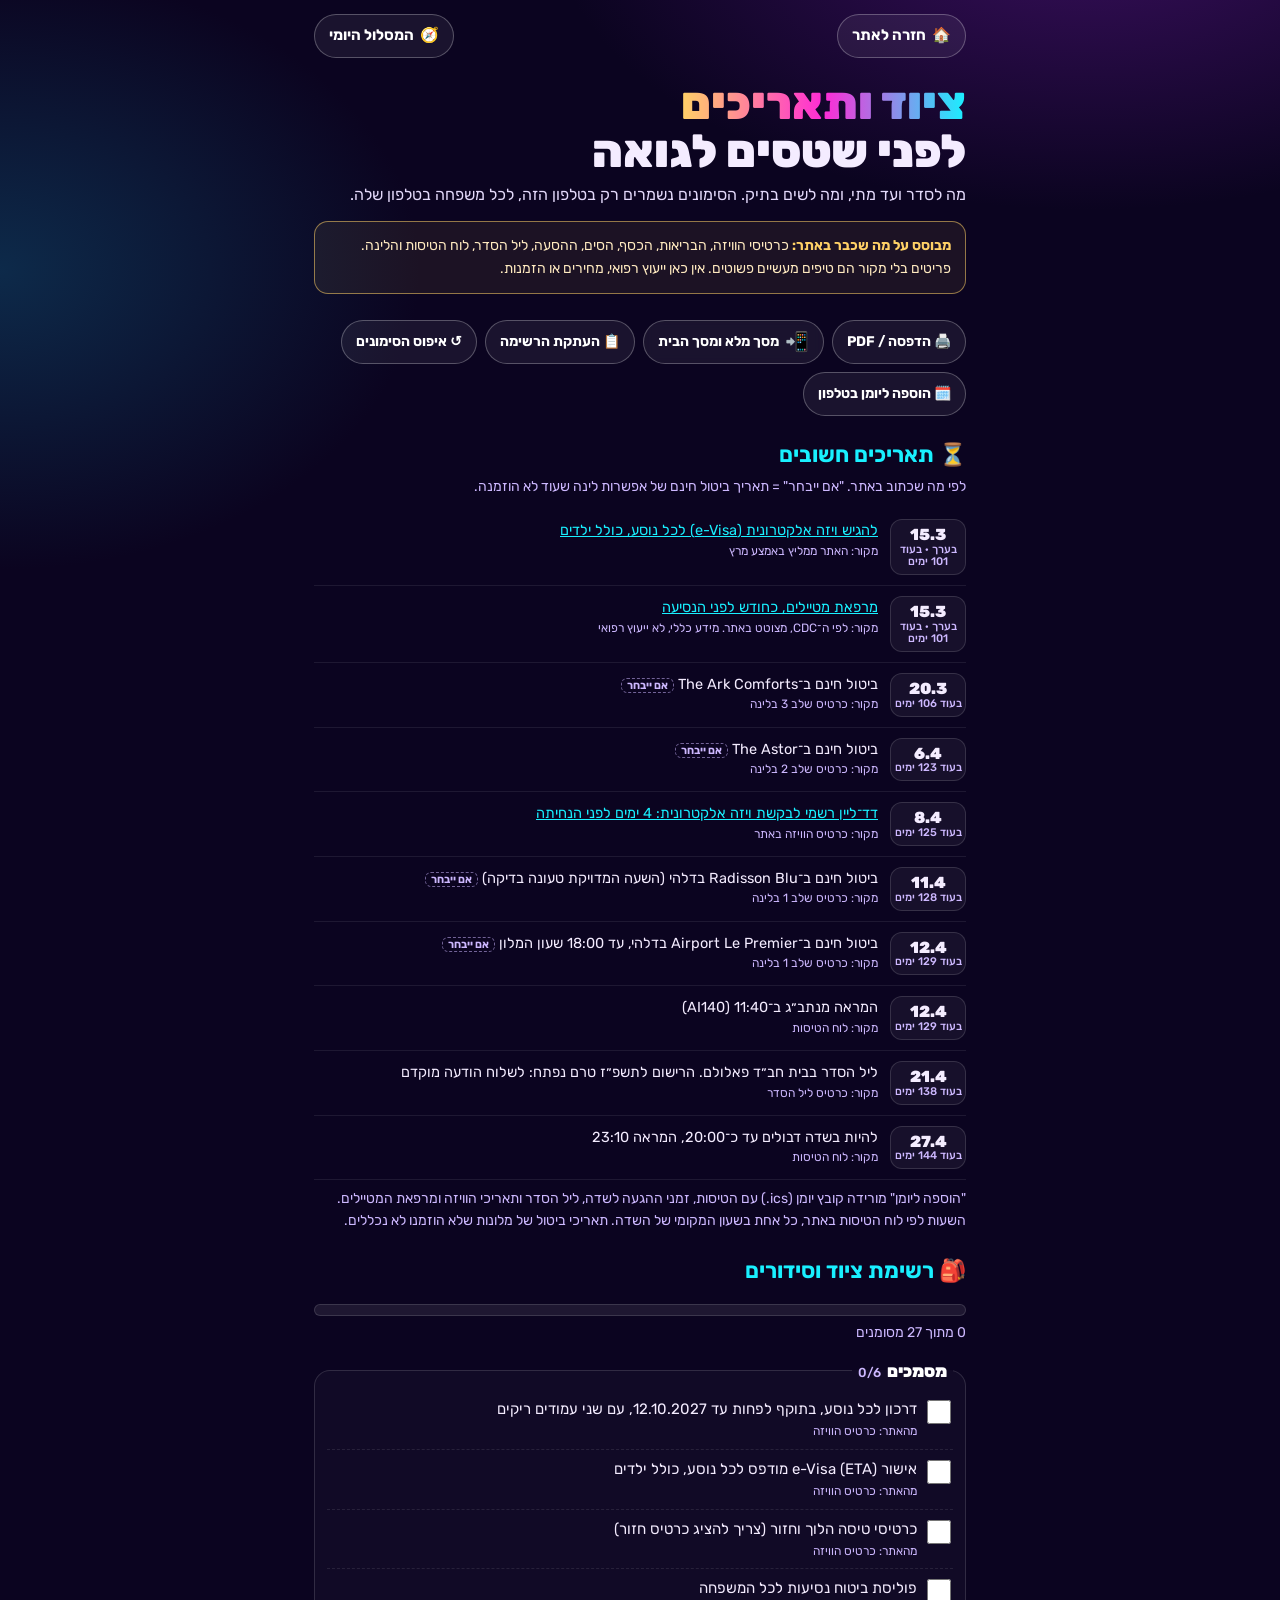
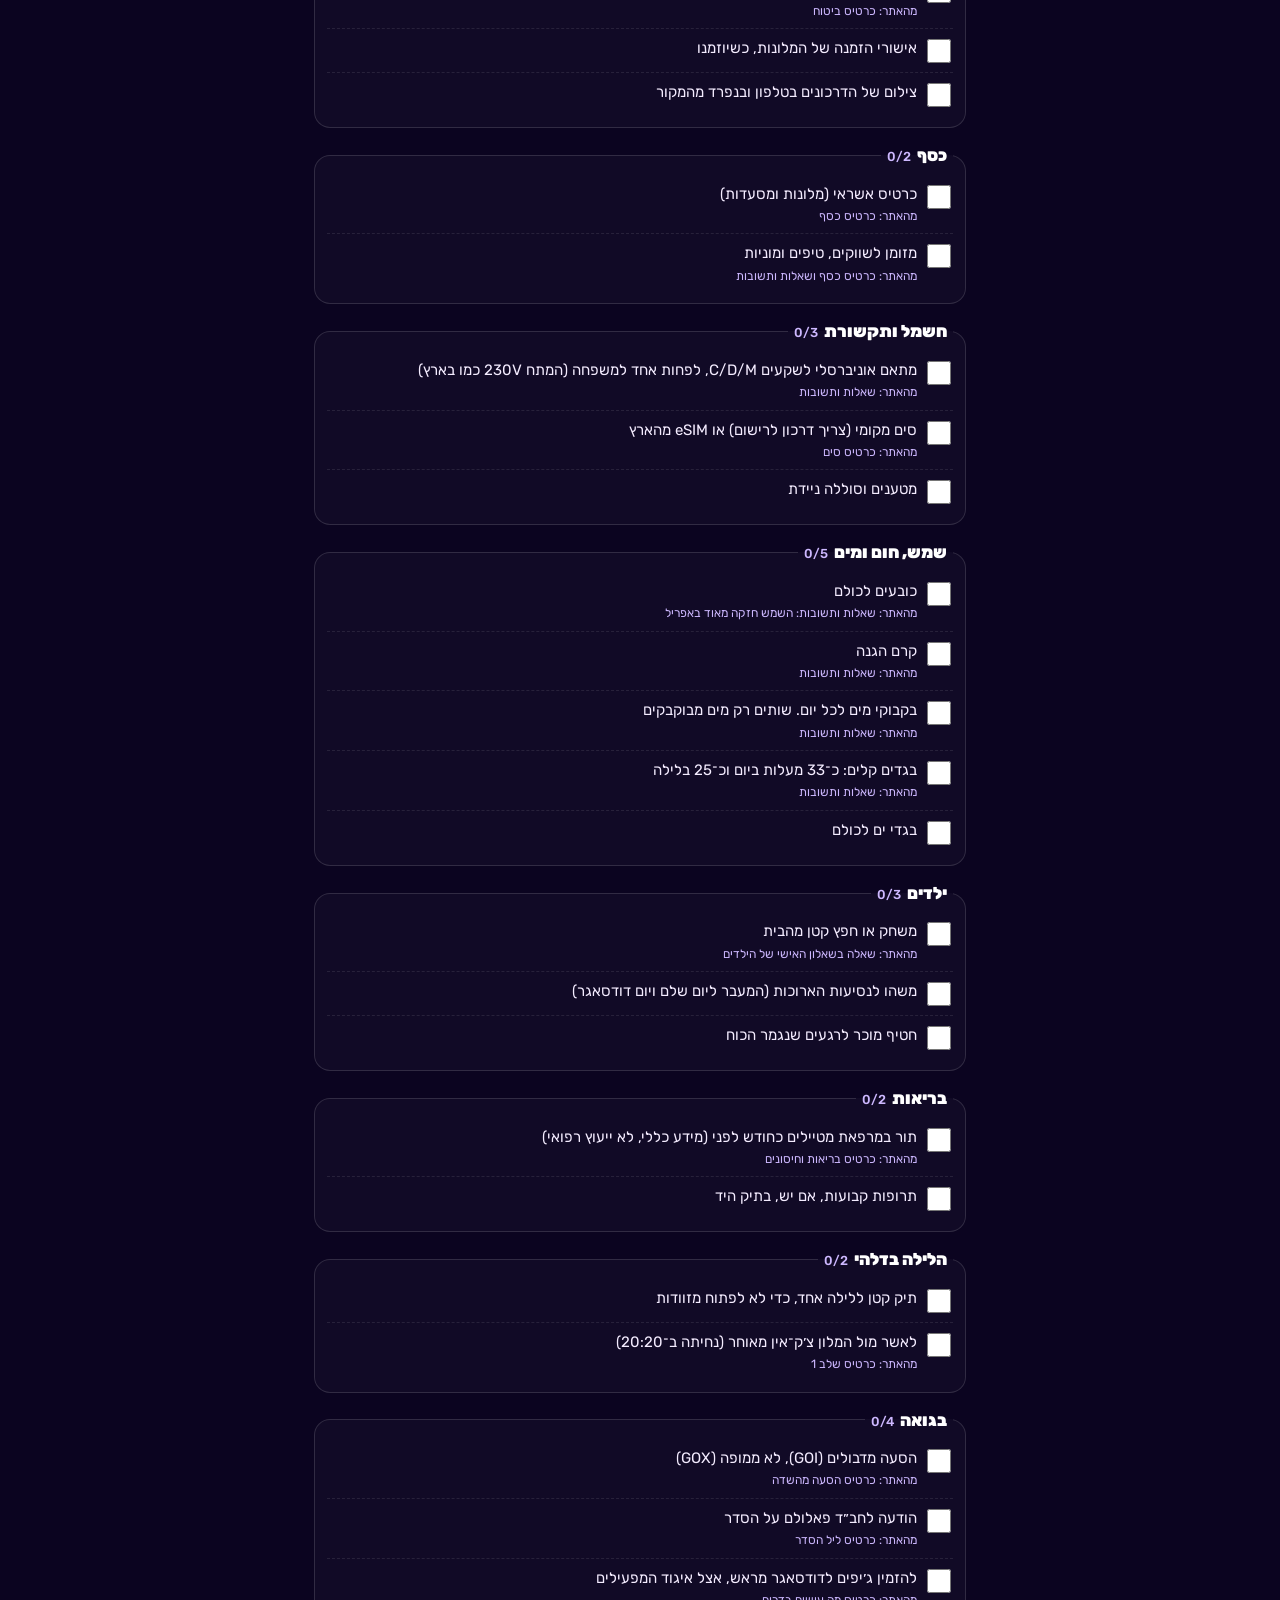
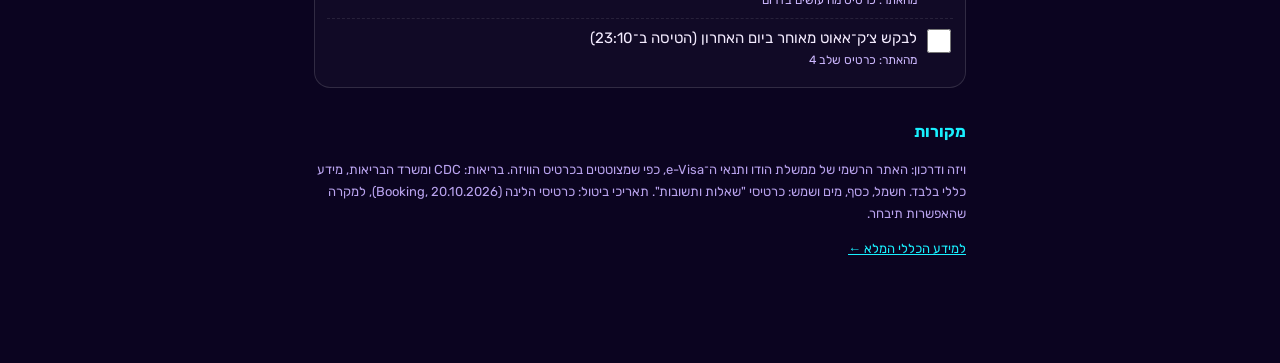
<file: pack.html>
<!DOCTYPE html>
<html lang="he" dir="rtl">
<head>
<meta charset="utf-8">
<meta name="viewport" content="width=device-width, initial-scale=1, viewport-fit=cover">
<link rel="manifest" href="manifest.webmanifest">
<link rel="icon" href="favicon.ico" sizes="any">
<link rel="icon" type="image/png" sizes="192x192" href="icons/icon-192.png">
<link rel="apple-touch-icon" href="icons/apple-touch-icon.png">
<meta name="mobile-web-app-capable" content="yes">
<meta name="apple-mobile-web-app-capable" content="yes">
<meta name="apple-mobile-web-app-title" content="גואה 2027">
<meta name="apple-mobile-web-app-status-bar-style" content="black-translucent">
<link rel="stylesheet" href="pwa.css?v=1">
<script src="pwa.js?v=1" defer></script>
<title>ציוד ותאריכים | פיני טורס גואה 2027</title>
<meta name="description" content="רשימת ציוד וסידורים לגואה 2027 ותאריכים חשובים לפני הטיסה, לפי המידע שבאתר. מסמנים בטלפון, עובד גם בלי אינטרנט.">
<meta property="og:title" content="ציוד ותאריכים · פיני טורס גואה 2027 🎒">
<meta property="og:description" content="מה לארוז, מה לסדר ועד מתי: ויזה, דרכונים, מתאם, ביטוח, הסדר ועוד.">
<meta name="theme-color" content="#0b0420">
<link rel="preconnect" href="https://fonts.googleapis.com">
<link rel="preconnect" href="https://fonts.gstatic.com" crossorigin>
<link href="https://fonts.googleapis.com/css2?family=Rubik:wght@400;500;700;900&display=swap" rel="stylesheet">
<link rel="stylesheet" href="plan.css?v=1">
<script src="trip-data.js?v=1" defer></script>
<script src="plan.js?v=1" defer></script>
<script src="pack.js?v=1" defer></script>
</head>
<body>
<div class="wrap">
<header>
  <div class="top">
    <a class="back" href="index.html"><span aria-hidden="true">🏠</span> חזרה לאתר</a>
    <a class="back" href="route.html"><span aria-hidden="true">🧭</span> המסלול היומי</a>
  </div>
  <h1><span class="g">ציוד ותאריכים</span><br>לפני שטסים לגואה</h1>
  <p class="lead">מה לסדר ועד מתי, ומה לשים בתיק. הסימונים נשמרים רק בטלפון הזה, לכל משפחה בטלפון שלה.</p>
  <div class="draft"><b>מבוסס על מה שכבר באתר:</b> כרטיסי הוויזה, הבריאות, הכסף, הסים, ההסעה, ליל הסדר, לוח הטיסות והלינה. פריטים בלי מקור הם טיפים מעשיים פשוטים. אין כאן ייעוץ רפואי, מחירים או הזמנות.</div>
  <p class="print-only">הודפס מתוך אתר פיני טורס · <span id="printDate"></span></p>
  <div class="status" id="status" aria-live="polite"></div>
  <div class="btnrow">
    <button type="button" id="printBtn">🖨️ הדפסה / PDF</button>
    <span data-app-ctl></span>
    <button type="button" id="copyList">📋 העתקת הרשימה</button>
    <button type="button" id="resetList">↺ איפוס הסימונים</button>
    <button type="button" id="icsBtn">🗓️ הוספה ליומן בטלפון</button>
  </div>
</header>
<main>
  <section aria-labelledby="dlh">
    <h2 class="sec" id="dlh">⏳ תאריכים חשובים</h2>
    <p class="sub" id="dlsub">לפי מה שכתוב באתר. "אם ייבחר" = תאריך ביטול חינם של אפשרות לינה שעוד לא הוזמנה.</p>
    <ol class="dl" id="deadlines"></ol>
    <p class="sub" id="icsNote">"הוספה ליומן" מורידה קובץ יומן (‎.ics) עם הטיסות, זמני ההגעה לשדה, ליל הסדר ותאריכי הוויזה ומרפאת המטיילים. השעות לפי לוח הטיסות באתר, כל אחת בשעון המקומי של השדה. תאריכי ביטול של מלונות שלא הוזמנו לא נכללים.</p>
  </section>
  <section aria-labelledby="ckh">
    <h2 class="sec" id="ckh">🎒 רשימת ציוד וסידורים</h2>
    <div class="prog" aria-live="polite"><div class="bar"><i id="bar"></i></div><p id="count"></p></div>
    <p class="sub" id="storeNote" hidden>הדפדפן הזה לא שומר סימונים (למשל במצב גלישה פרטית). אפשר לסמן, אבל זה יימחק ביציאה.</p>
    <div id="checklist"></div>
  </section>
</main>
<footer class="foot">
  <h3>מקורות</h3>
  <p>ויזה ודרכון: האתר הרשמי של ממשלת הודו ותנאי ה־e-Visa, כפי שמצוטטים בכרטיס הוויזה. בריאות: CDC ומשרד הבריאות, מידע כללי בלבד. חשמל, כסף, מים ושמש: כרטיסי "שאלות ותשובות". תאריכי ביטול: כרטיסי הלינה (Booking, 20.10.2026), למקרה שהאפשרות תיבחר.</p>
  <p class="no-print"><a href="index.html#info">למידע הכללי המלא ←</a></p>
</footer>
</div>
</body>
</html>
</file>
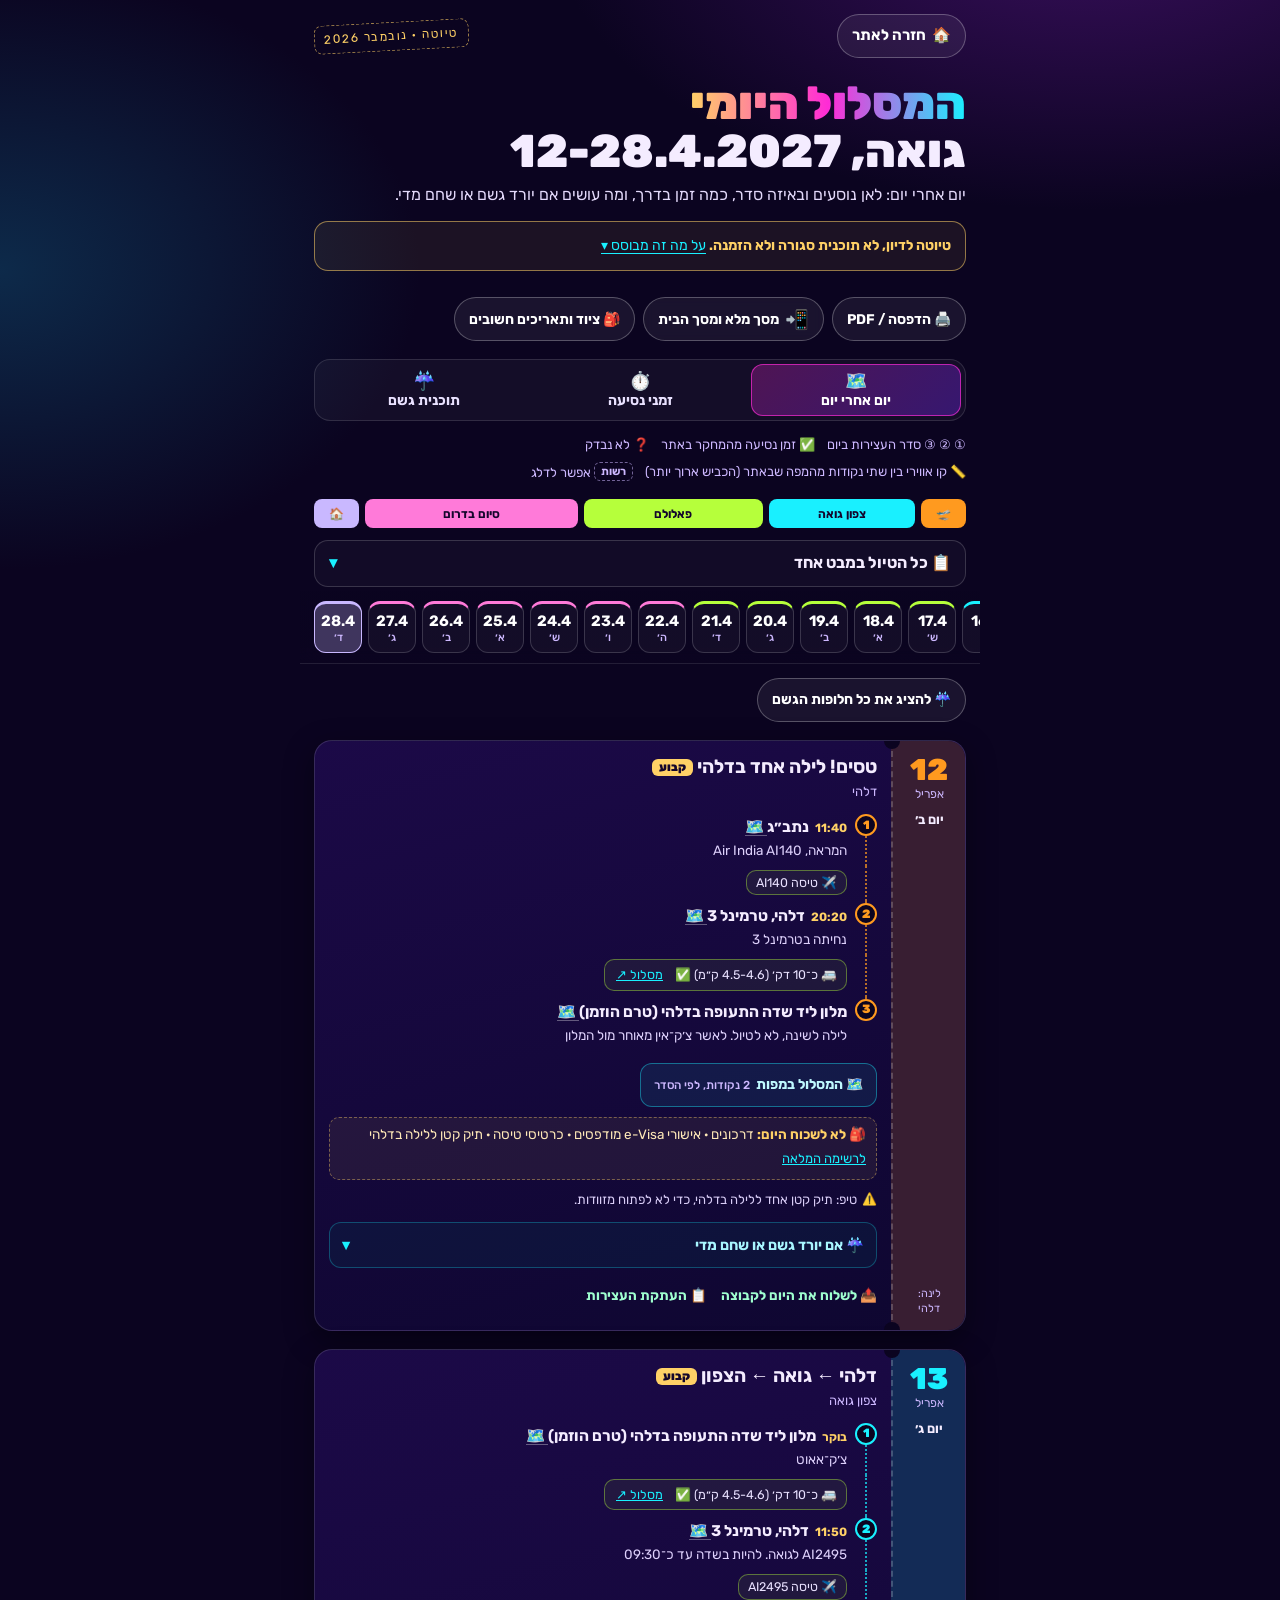
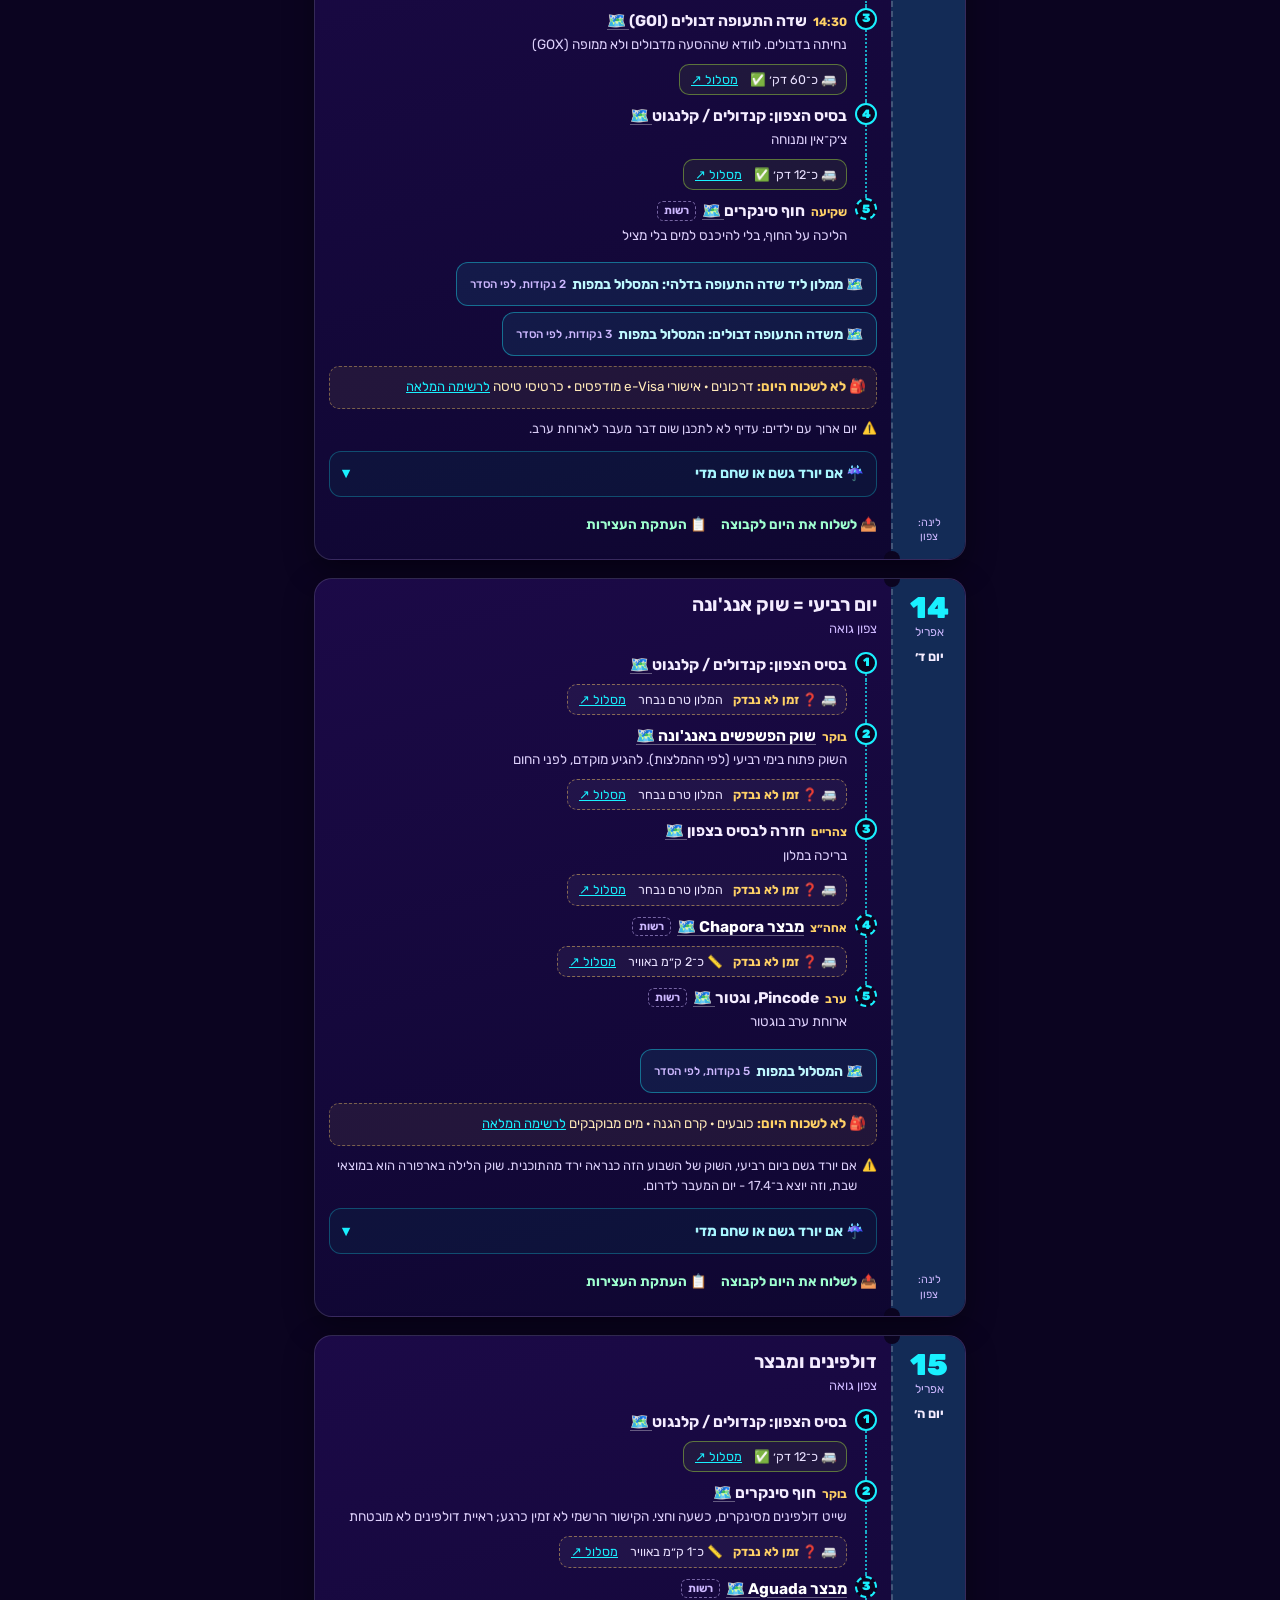
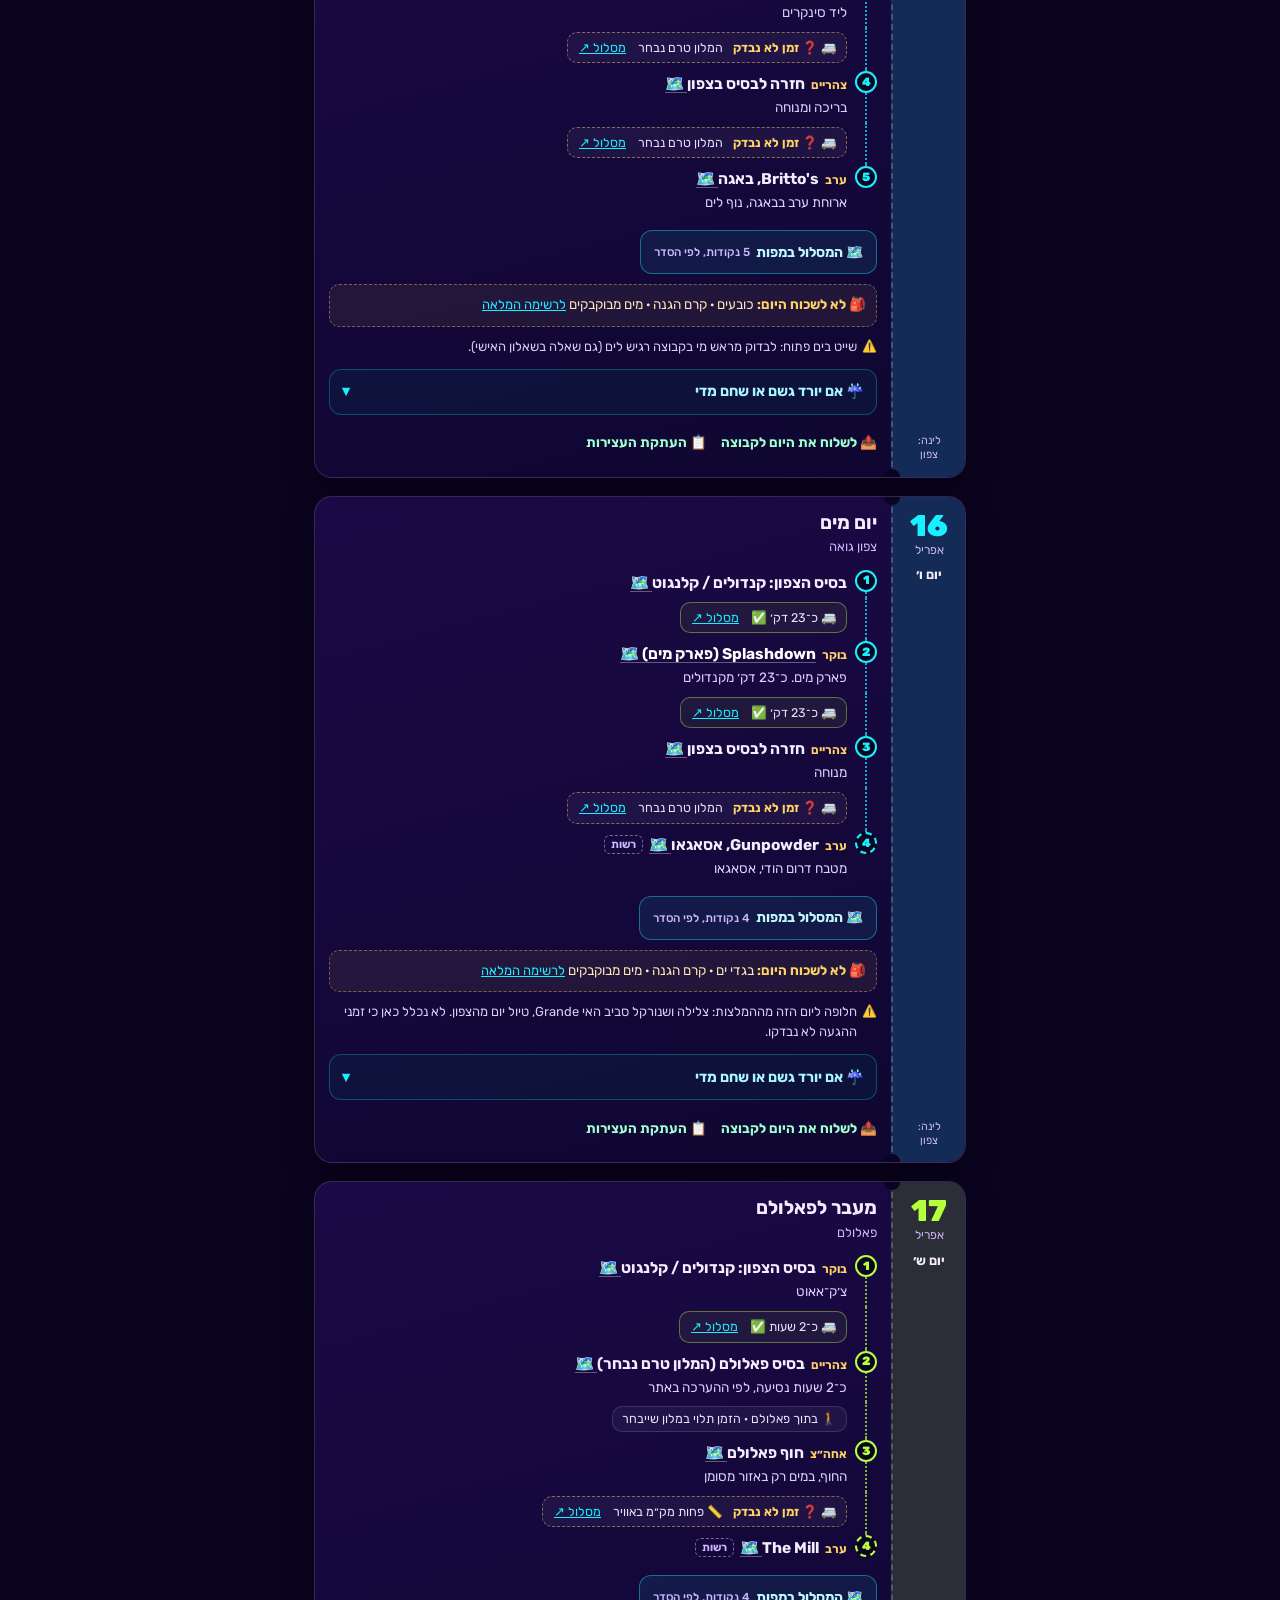
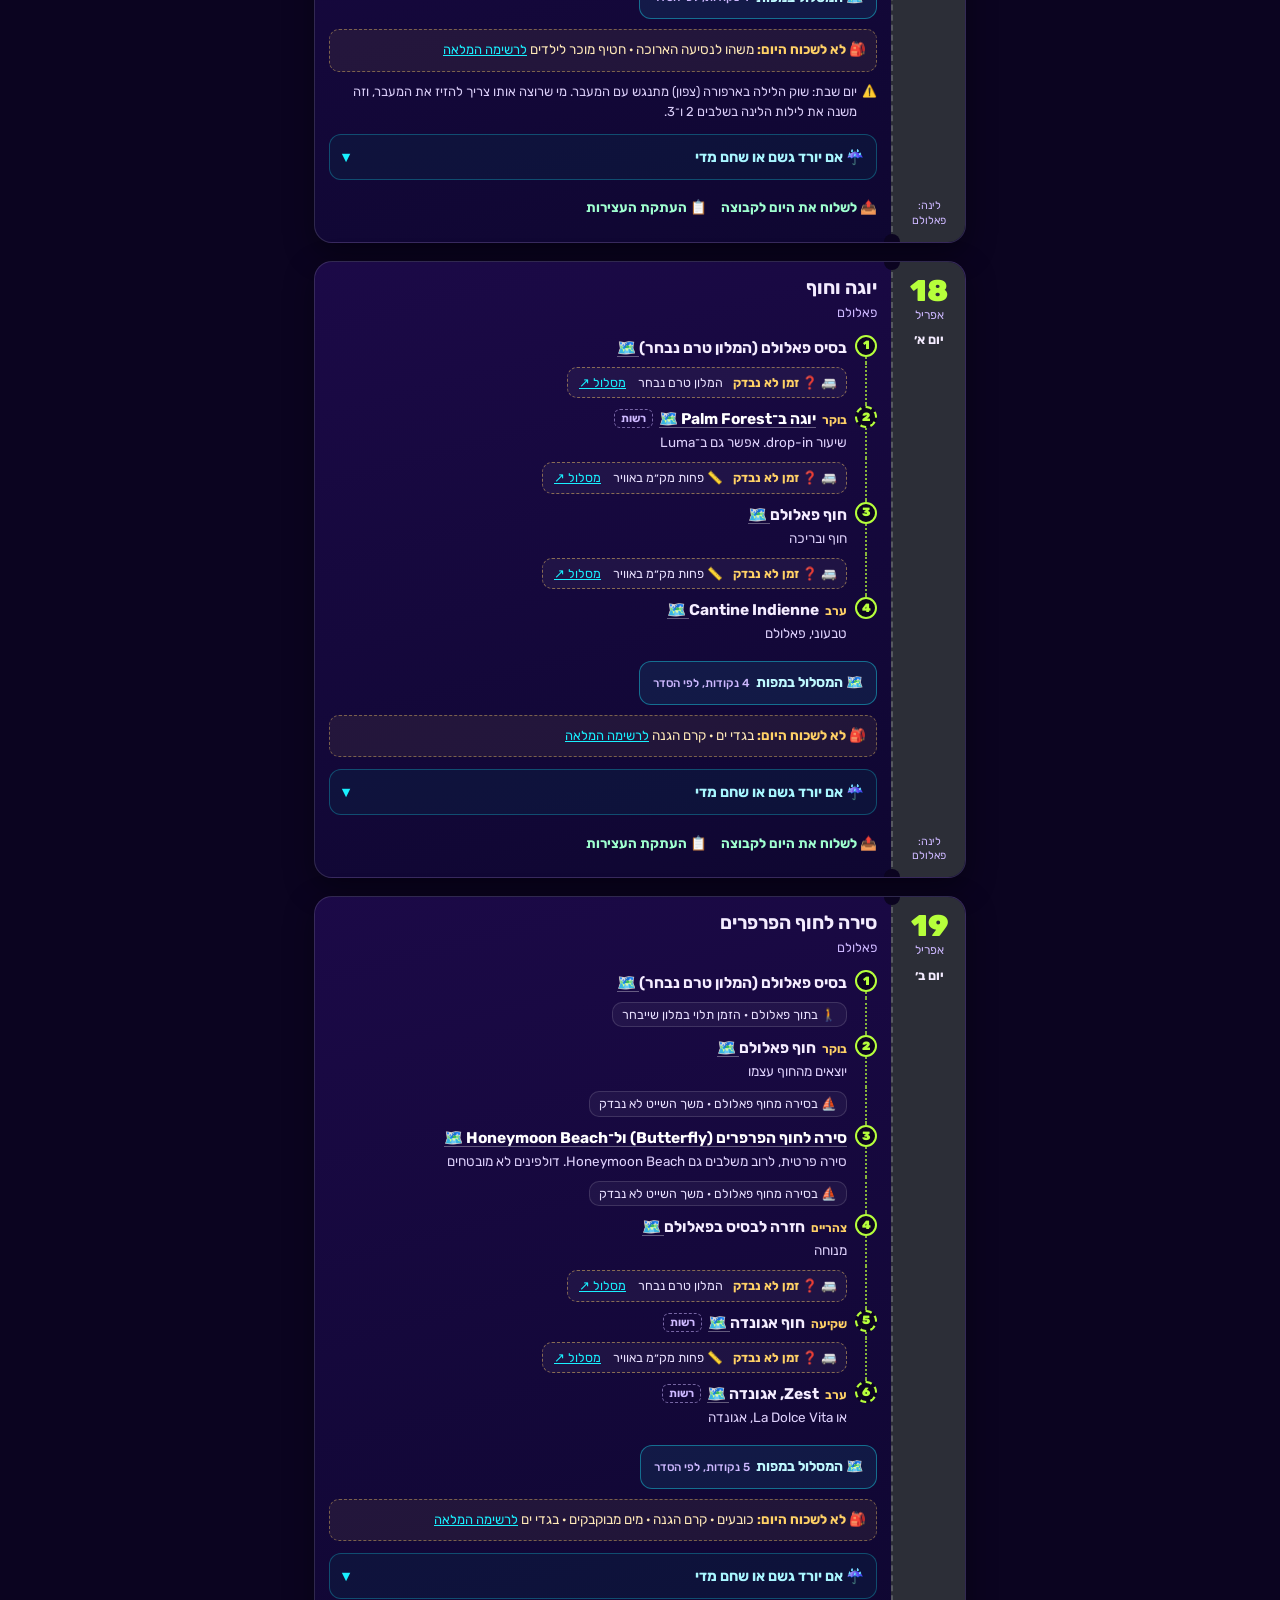
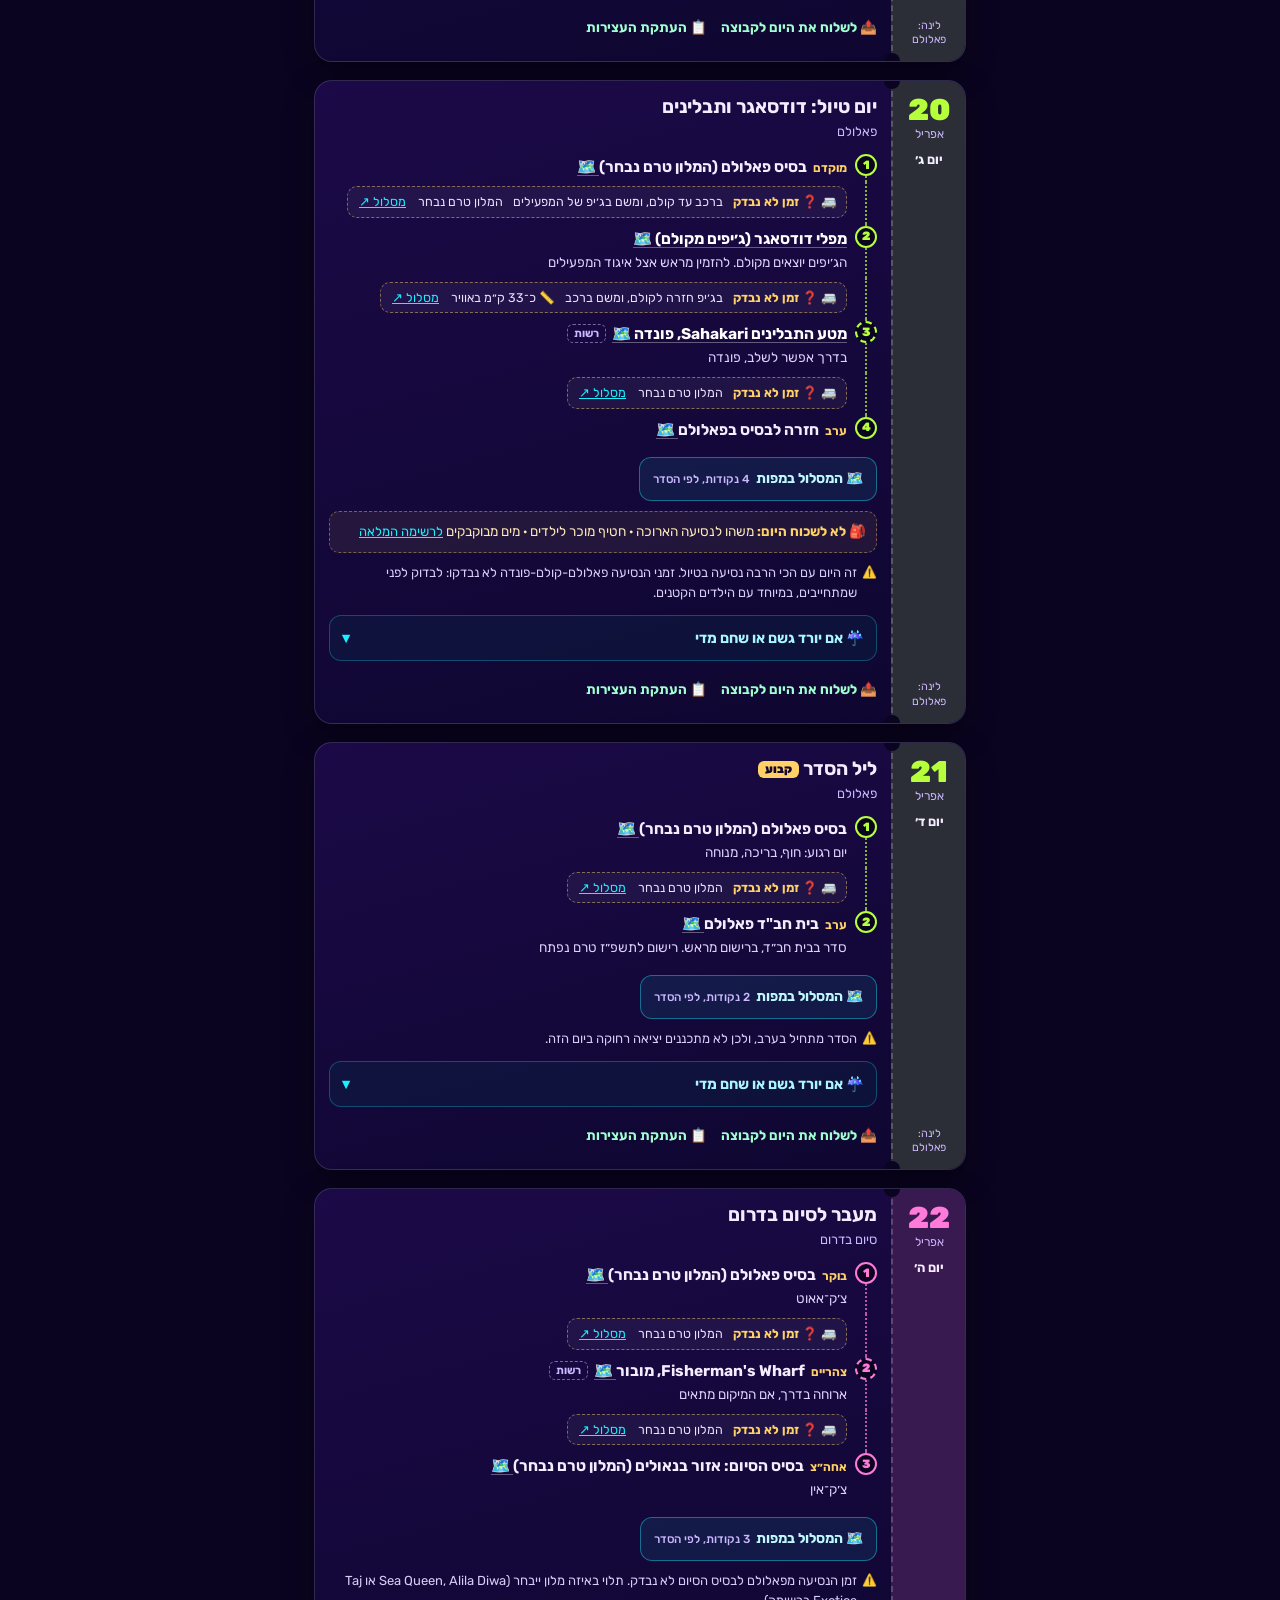
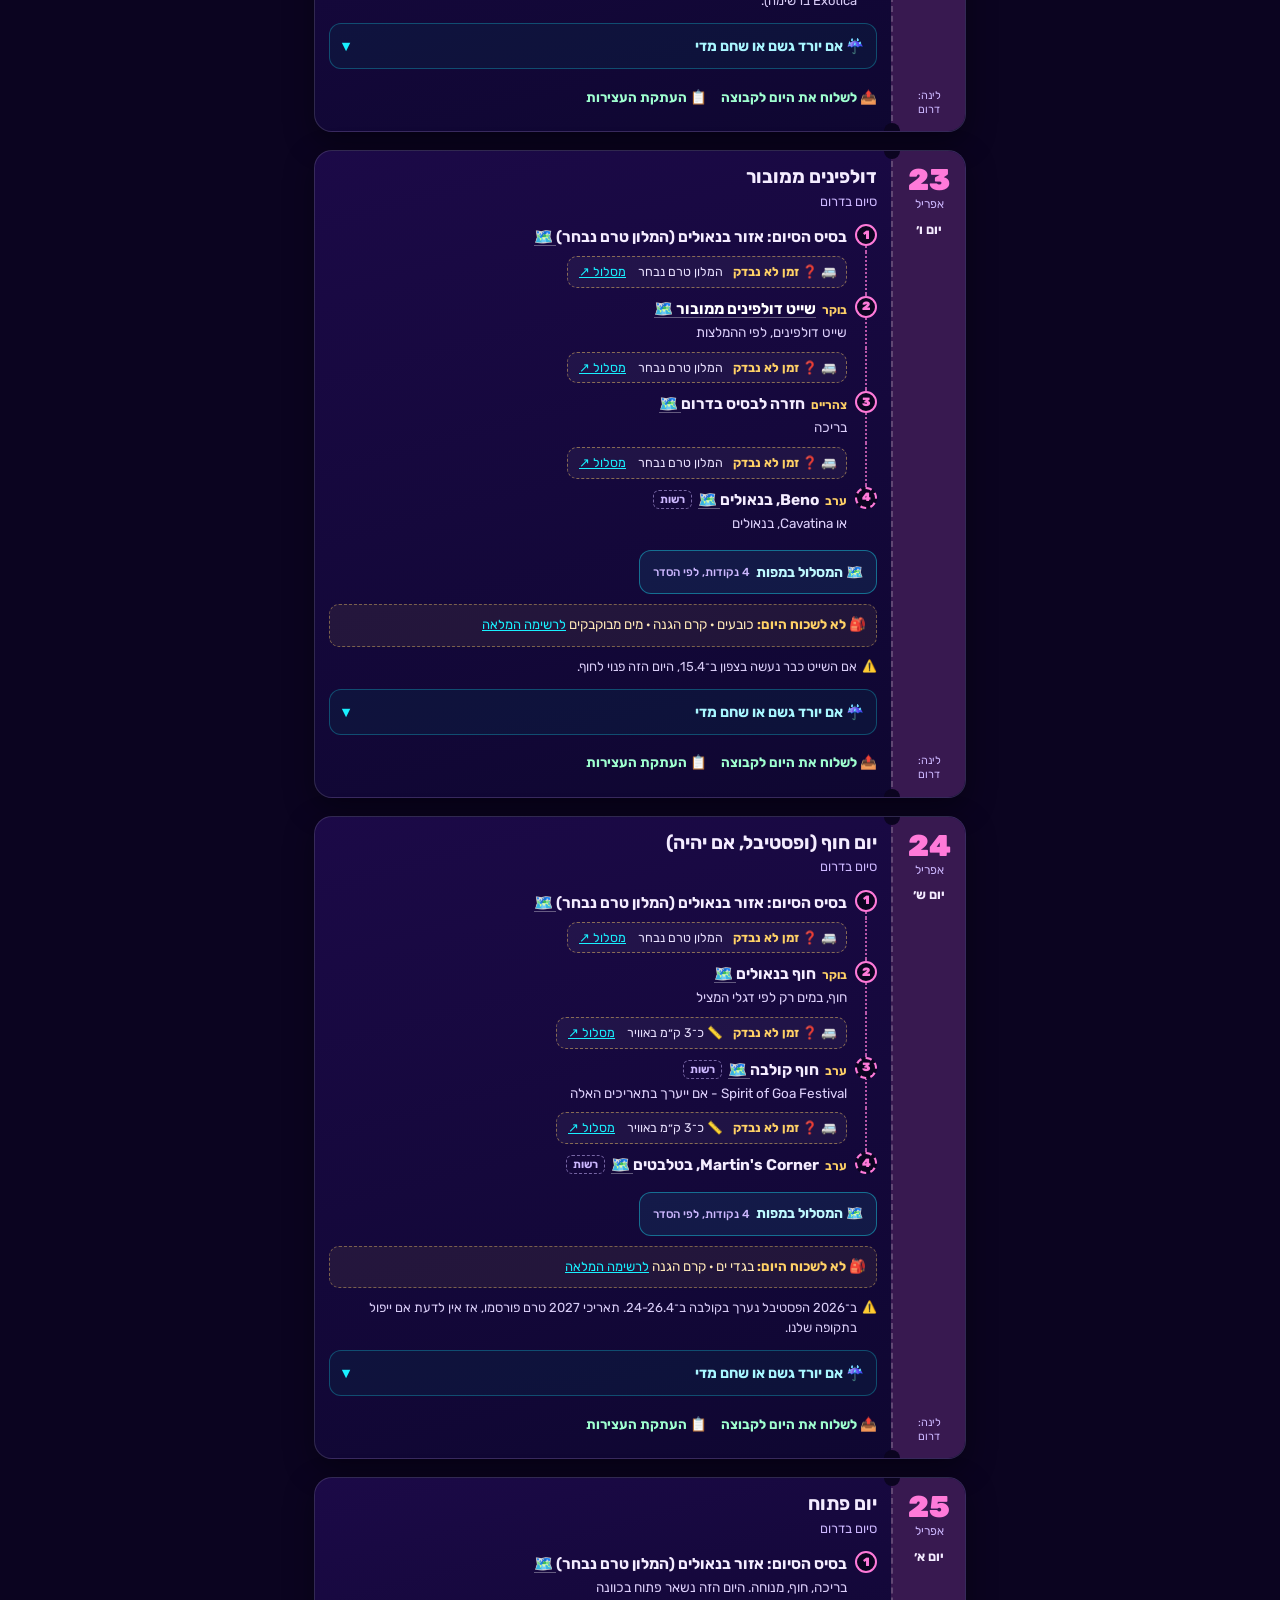
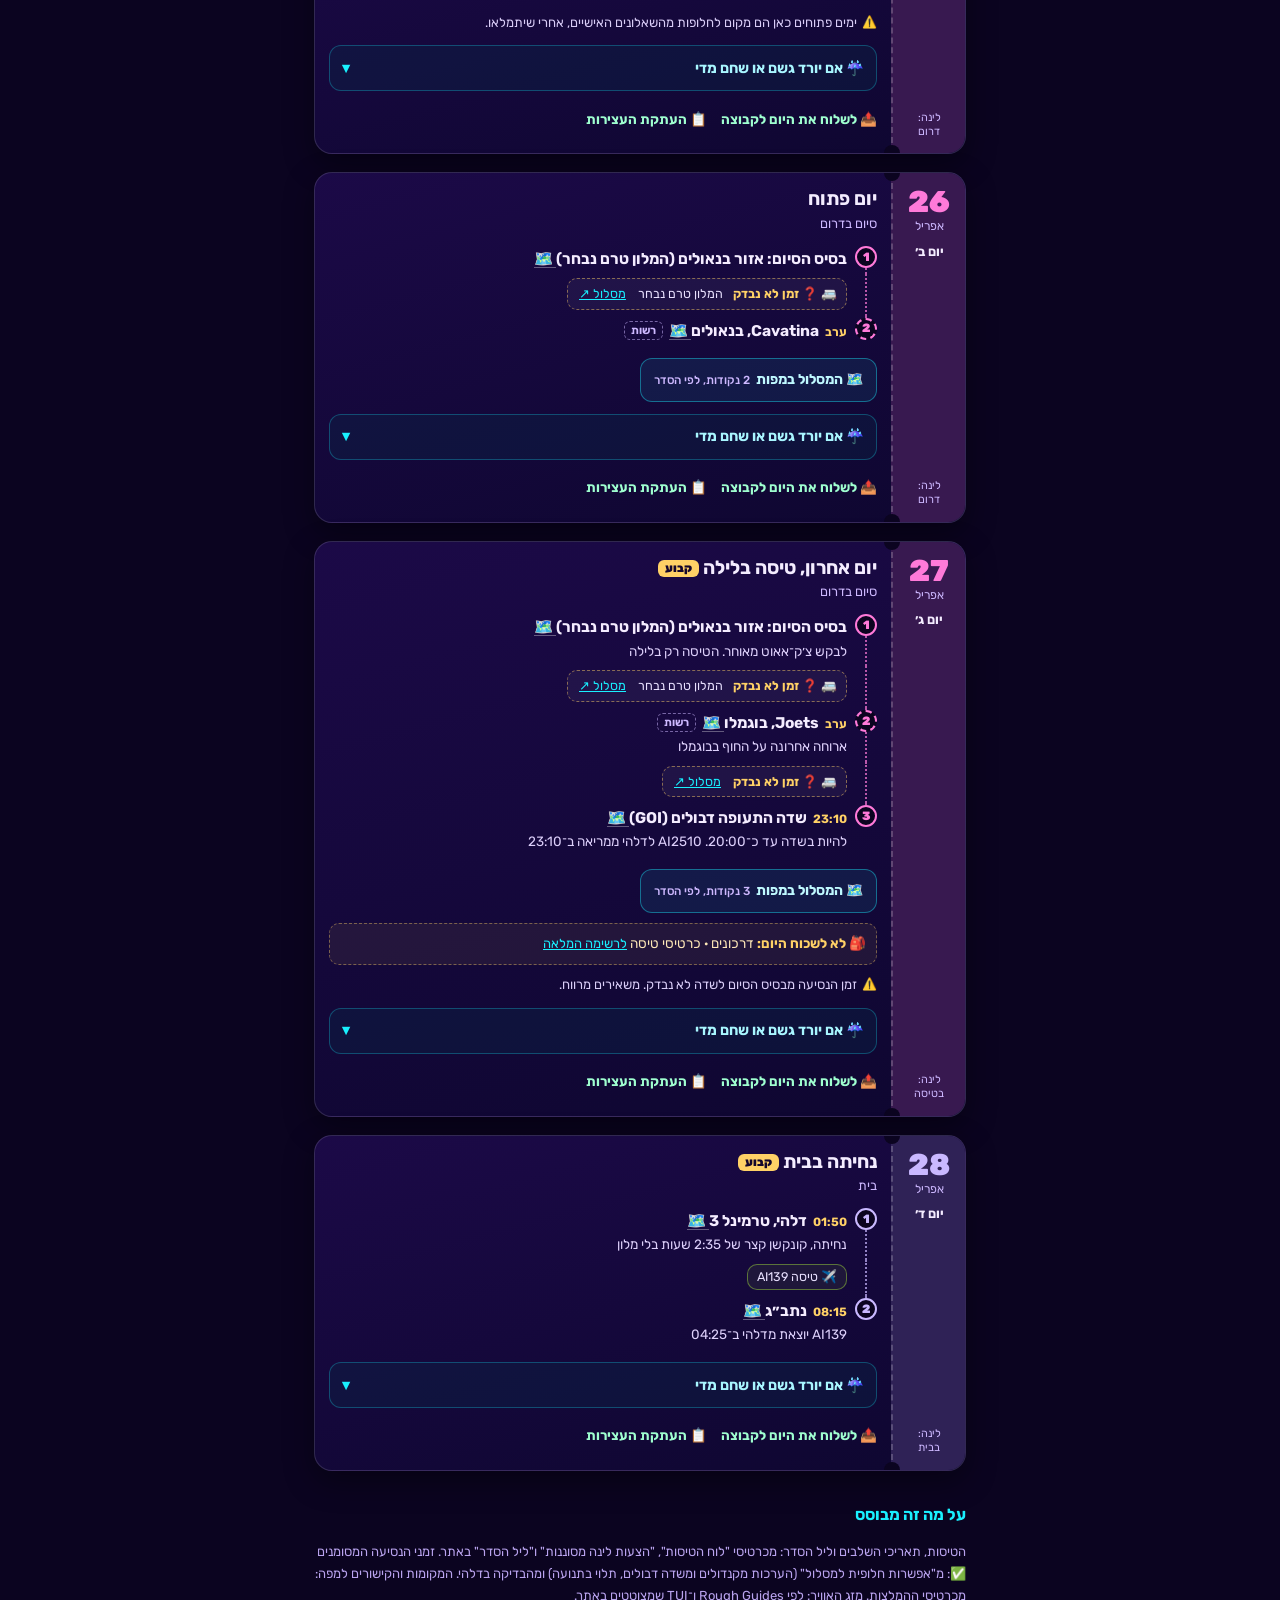
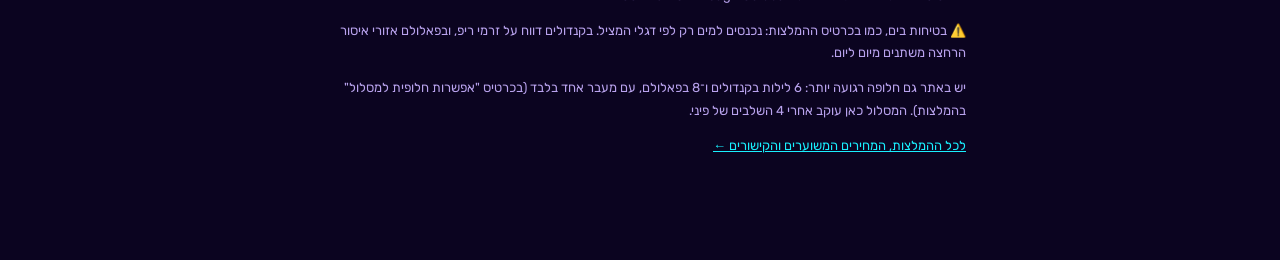
<file: route.html>
<!DOCTYPE html>
<html lang="he" dir="rtl">
<head>
<meta charset="utf-8">
<meta name="viewport" content="width=device-width, initial-scale=1, viewport-fit=cover">
<link rel="manifest" href="manifest.webmanifest">
<link rel="icon" href="favicon.ico" sizes="any">
<link rel="icon" type="image/png" sizes="192x192" href="icons/icon-192.png">
<link rel="apple-touch-icon" href="icons/apple-touch-icon.png">
<meta name="mobile-web-app-capable" content="yes">
<meta name="apple-mobile-web-app-capable" content="yes">
<meta name="apple-mobile-web-app-title" content="גואה 2027">
<meta name="apple-mobile-web-app-status-bar-style" content="black-translucent">
<link rel="stylesheet" href="pwa.css?v=1">
<script src="pwa.js?v=1" defer></script>
<title>המסלול היומי | פיני טורס גואה 2027</title>
<meta name="description" content="טיוטת מסלול יום־אחר־יום לגואה 2027: עצירות לפי הסדר, פתיחה בגוגל מפות, טבלת זמני נסיעה, מה עוד לא נבדק, ותוכנית ליום גשם או חום.">
<meta property="og:title" content="המסלול היומי · פיני טורס גואה 2027 🧭">
<meta property="og:description" content="יום אחרי יום, 12-28.4: לאן נוסעים, זמני נסיעה ידועים, ומה עושים ביום גשם או חום. טיוטה לדיון.">
<meta name="theme-color" content="#0b0420">
<link rel="preconnect" href="https://fonts.googleapis.com">
<link rel="preconnect" href="https://fonts.gstatic.com" crossorigin>
<link href="https://fonts.googleapis.com/css2?family=Rubik:wght@400;500;700;900&display=swap" rel="stylesheet">
<link rel="stylesheet" href="plan.css?v=1">
<script src="trip-data.js?v=1" defer></script>
<script src="plan.js?v=1" defer></script>
<script src="route.js?v=1" defer></script>
</head>
<body>
<div class="wrap">
<header>
  <div class="top">
    <a class="back" href="index.html#recs"><span aria-hidden="true">🏠</span> חזרה לאתר</a>
    <span class="stamp">טיוטה · נובמבר 2026</span>
  </div>
  <h1><span class="g">המסלול היומי</span><br>גואה, 12-28.4.2027</h1>
  <p class="lead">יום אחרי יום: לאן נוסעים ובאיזה סדר, כמה זמן בדרך, ומה עושים אם יורד גשם או שחם מדי.</p>
  <details class="draft"><summary><b>טיוטה לדיון, לא תוכנית סגורה ולא הזמנה.</b> <span class="more">על מה זה מבוסס</span></summary><p>בנוי רק מהמידע שכבר באתר: הטיסות, 4 שלבי הלינה של פיני (דלהי · צפון · פאלולם · סיום בדרום), ליל הסדר וההמלצות. המלונות עוד לא נבחרו, ולכן נקודת המוצא בכל אזור היא האזור עצמו. שעות פתיחה ומחירים לא נבדקו ולא מופיעים כאן, וזמני נסיעה מופיעים רק כשנבדקו. את השאר מסמנים כ"לא נבדק".</p></details>
  <p class="print-only">הודפס מתוך אתר פיני טורס · <span id="printDate"></span></p>
  <div class="status" id="status" aria-live="polite"></div>
  <div class="btnrow">
    <button type="button" id="printBtn">🖨️ הדפסה / PDF</button>
    <span data-app-ctl></span>
    <a class="b hot" href="pack.html">🎒 ציוד ותאריכים חשובים</a>
  </div>
  <nav class="tabs" role="tablist" aria-label="תצוגות המסלול">
    <a href="#days-view" role="tab" id="tab-days" aria-controls="days-view"><span aria-hidden="true">🗺️</span>יום אחרי יום</a>
    <a href="#times" role="tab" id="tab-times" aria-controls="times"><span aria-hidden="true">⏱️</span>זמני נסיעה</a>
    <a href="#rain" role="tab" id="tab-rain" aria-controls="rain"><span aria-hidden="true">☔</span>תוכנית גשם</a>
  </nav>
</header>
<main>
  <section class="panel" id="days-view" role="tabpanel" aria-labelledby="tab-days">
    <div class="legend" aria-label="מקרא">
      <span>① ② ③ סדר העצירות ביום</span>
      <span>✅ זמן נסיעה מהמחקר באתר</span>
      <span>❓ לא נבדק</span>
      <span>📏 קו אווירי בין שתי נקודות מהמפה שבאתר (הכביש ארוך יותר)</span>
      <span><span class="opt-tag" style="margin:0">רשות</span> אפשר לדלג</span>
    </div>
    <div class="stages" id="stages" aria-hidden="true"></div>
    <details class="overview" id="overview"><summary>📋 כל הטיול במבט אחד</summary><div id="ovBody"></div></details>
    <nav class="days" id="days" aria-label="בחירת יום"></nav>
    <div class="btnrow">
      <button type="button" id="rainAll" aria-pressed="false">☔ להציג את כל חלופות הגשם</button>
    </div>
    <div id="list"></div>
  </section>

  <section class="panel" id="times" role="tabpanel" aria-labelledby="tab-times" hidden>
    <h2 class="sec">⏱️ טבלת זמני נסיעה</h2>
    <p class="sub">מה שנבדק כבר באתר, ומה שעוד לא. זמן "לא נבדק" לא מנחשים: פותחים את הקישור למפות סמוך לנסיעה, כשיודעים באיזה מלון ישנים.</p>
    <div id="timesBody"></div>
  </section>

  <section class="panel" id="rain" role="tabpanel" aria-labelledby="tab-rain" hidden>
    <h2 class="sec">☔ תוכנית ליום גשם או חום</h2>
    <p class="sub">חלופות לפי אזור, רק ממקומות שכבר מופיעים באתר. לכל יום יש גם חלופה משלו בכרטיס היום.</p>
    <div id="rainBody"></div>
  </section>
  <noscript><p class="draft">כדי לראות את המסלול צריך להפעיל JavaScript בדפדפן.</p></noscript>
</main>
<footer class="foot">
  <h3>על מה זה מבוסס</h3>
  <p>הטיסות, תאריכי השלבים וליל הסדר: מכרטיסי "לוח הטיסות", "הצעות לינה מסוננות" ו"ליל הסדר" באתר. זמני הנסיעה המסומנים ✅: מ"אפשרות חלופית למסלול" (הערכות מקנדולים ומשדה דבולים, תלוי בתנועה) ומהבדיקה בדלהי. המקומות והקישורים למפה: מכרטיסי ההמלצות. מזג האוויר: לפי Rough Guides ו־TUI שמצוטטים באתר.</p>
  <p>⚠️ בטיחות בים, כמו בכרטיס ההמלצות: נכנסים למים רק לפי דגלי המציל. בקנדולים דווח על זרמי ריפ, ובפאלולם אזורי איסור הרחצה משתנים מיום ליום.</p>
  <p>יש באתר גם חלופה רגועה יותר: 6 לילות בקנדולים ו־8 בפאלולם, עם מעבר אחד בלבד (בכרטיס "אפשרות חלופית למסלול" בהמלצות). המסלול כאן עוקב אחרי 4 השלבים של פיני.</p>
  <p class="no-print"><a href="index.html#recs">לכל ההמלצות, המחירים המשוערים והקישורים ←</a></p>
</footer>
</div>
</body>
</html>
</file>
<file: pwa.css>
/* Goa 2027: safe areas (notches) and the small "use it like an app" control. Shared by every page. */

/* Notched phones: with viewport-fit=cover the sides can sit under the notch in landscape. In a normal
   portrait browser tab every inset is 0, so nothing moves. */
body{padding-left:env(safe-area-inset-left,0px);padding-right:env(safe-area-inset-right,0px)}
/* Installed (home screen) or fullscreen: the status bar is see-through, so keep content below it. */
@media (display-mode:standalone),(display-mode:fullscreen){
  body{padding-top:env(safe-area-inset-top,0px);padding-bottom:env(safe-area-inset-bottom,0px)}
  .secnav,.days{top:env(safe-area-inset-top,0px)!important}
}
html.is-standalone body{padding-top:env(safe-area-inset-top,0px);padding-bottom:env(safe-area-inset-bottom,0px)}
html.is-standalone .secnav,html.is-standalone .days{top:env(safe-area-inset-top,0px)!important}
/* the floating music and chat buttons stay above the home indicator */
body #goa-music{bottom:calc(14px + env(safe-area-inset-bottom,0px));left:calc(14px + env(safe-area-inset-left,0px))}
body #goa-chat-btn{bottom:calc(16px + env(safe-area-inset-bottom,0px));right:calc(16px + env(safe-area-inset-right,0px))}
body #goa-chat-panel{bottom:calc(78px + env(safe-area-inset-bottom,0px))}

/* the control: one small button in a corner (absolute, so it never pushes the page), or inline in a toolbar */
.app-ctl{font:inherit;font-family:'Rubik',Arial,sans-serif;display:inline-flex;align-items:center;justify-content:center;gap:6px;min-width:44px;min-height:44px;padding:0 12px;border-radius:99px;border:1px solid rgba(190,120,255,.55);background:rgba(20,6,45,.78);color:#f1e8ff;font-size:14px;font-weight:700;cursor:pointer;-webkit-tap-highlight-color:transparent;backdrop-filter:blur(6px);-webkit-backdrop-filter:blur(6px)}
.app-ctl .ic{font-size:19px;line-height:1}
.app-ctl.corner{position:absolute;z-index:8000;top:calc(10px + env(safe-area-inset-top,0px));left:calc(10px + env(safe-area-inset-left,0px));padding:0;width:44px}
.app-ctl.corner.app-side-end{left:auto;right:calc(10px + env(safe-area-inset-right,0px))}
.app-ctl.corner .tx{position:absolute;width:1px;height:1px;overflow:hidden;clip:rect(0 0 0 0);white-space:nowrap}
.app-ctl:focus-visible,.app-sheet button:focus-visible,.app-sheet a:focus-visible{outline:3px solid #19f0ff;outline-offset:2px}
.app-ctl[aria-expanded=true]{border-color:#19f0ff}

.app-sheet{position:fixed;z-index:8600;top:calc(62px + env(safe-area-inset-top,0px));left:calc(10px + env(safe-area-inset-left,0px));width:min(330px,calc(100vw - 20px));max-height:calc(100dvh - 80px);overflow:auto;direction:rtl;text-align:right;font-family:'Rubik',Arial,sans-serif;color:#f4ecff;background:rgba(24,10,46,.98);border:1px solid rgba(255,255,255,.16);border-radius:18px;box-shadow:0 14px 40px rgba(0,0,0,.6);padding:14px}
.app-sheet[hidden]{display:none}
.app-sheet.app-side-end{left:auto;right:calc(10px + env(safe-area-inset-right,0px))}
.app-sheet h2{margin:0 0 4px;font-size:16px;color:#fff;padding-inline-end:40px}
.app-sheet p{margin:6px 0;font-size:14px;line-height:1.55;color:#ddd0fb}
.app-sheet .x{position:absolute;top:8px;left:8px;width:44px;height:44px;border:0;background:none;color:#cbb6e8;font-size:20px;cursor:pointer;border-radius:12px}
.app-sheet .act{display:flex;align-items:center;gap:8px;width:100%;min-height:48px;margin:8px 0 0;padding:10px 14px;border-radius:14px;border:1px solid rgba(255,255,255,.22);background:rgba(255,255,255,.07);color:#fff;font:inherit;font-size:15px;font-weight:700;cursor:pointer;text-align:right}
.app-sheet .act.main{background:linear-gradient(135deg,#ff2bd655,#7a2cff66);border-color:#ff2bd6aa}
.app-sheet ol{margin:8px 0 0;padding-inline-start:22px;font-size:14.5px;line-height:1.6}
.app-sheet ol li{margin:4px 0}
.app-sheet .share-ic{display:inline-flex;align-items:center;justify-content:center;width:24px;height:24px;border:1.5px solid #9fdcff;border-radius:6px;font-size:13px;vertical-align:-5px;margin:0 2px;color:#9fdcff}
.app-sheet .note{font-size:12.5px;color:#b9a3ee}
.app-sheet .ok{color:#d9ffa8}
@media (prefers-reduced-motion:no-preference){.app-sheet{animation:appSheetIn .16s ease-out}}
@keyframes appSheetIn{from{opacity:0;transform:translateY(-6px)}to{opacity:1;transform:none}}
@media print{.app-ctl,.app-sheet{display:none!important}}
</file>
<file: plan.css>
/* Goa 2027 plan pages (route.html, pack.html): shared look. Neon-night palette of the main site,
   "boarding pass" cards, and a clean black-on-white print view. */
:root{--bg:#0b0420;--ink:#f4ecff;--soft:#cdb8ff;--pink:#ff2bd6;--cyan:#19f0ff;--lime:#b6ff3b;--orange:#ff9a1f;--violet:#7a2cff;--sand:#ffd166;
 --delhi:#ff9a1f;--north:#19f0ff;--palolem:#b6ff3b;--south:#ff7ad9;--home:#c9b8ff}
*{box-sizing:border-box;-webkit-tap-highlight-color:transparent}
html{scroll-behavior:smooth}
@media (prefers-reduced-motion:reduce){html{scroll-behavior:auto}*{transition:none!important;animation:none!important}}
body{margin:0;background:radial-gradient(900px 500px at 85% -10%,#3a0f5e,transparent 60%),radial-gradient(700px 500px at 0% 30%,#0d2a4a,transparent 60%),var(--bg);background-attachment:fixed;color:var(--ink);font-family:'Rubik',Arial,sans-serif;font-size:16px;line-height:1.55;overflow-x:hidden}
a{color:var(--cyan)}
a:focus-visible,button:focus-visible,summary:focus-visible,input:focus-visible+label,[tabindex]:focus-visible{outline:3px solid var(--cyan);outline-offset:2px;border-radius:8px}
.wrap{max-width:680px;margin:0 auto;padding:0 14px 90px}
.top{display:flex;justify-content:space-between;align-items:center;gap:10px;padding:14px 0 4px;flex-wrap:wrap}
.back{display:inline-flex;align-items:center;gap:6px;min-height:44px;padding:8px 14px;border-radius:99px;border:1px solid #ffffff44;background:#ffffff10;color:#fff;text-decoration:none;font-weight:700;font-size:15px}
.stamp{font-size:12px;letter-spacing:1.5px;color:var(--sand);border:1px dashed #ffd16699;border-radius:8px;padding:4px 9px;transform:rotate(-3deg)}
h1{margin:18px 0 6px;font-size:clamp(30px,9vw,46px);font-weight:900;line-height:1.05}
h1 .g{background:linear-gradient(90deg,var(--sand),var(--pink),var(--cyan));-webkit-background-clip:text;background-clip:text;color:transparent}
.lead{margin:0 0 14px;color:#e3d9fa;font-size:16px}
.draft{border:1px solid #ffd16688;background:#ffd16612;border-radius:14px;padding:12px 14px;font-size:14px;line-height:1.65;color:#ffeac0}
.draft b{color:var(--sand)}
details.draft>summary{cursor:pointer;list-style:none;min-height:24px}
details.draft>summary::-webkit-details-marker{display:none}
details.draft .more{color:var(--cyan);text-decoration:underline;text-underline-offset:3px;white-space:nowrap}
details.draft .more:after{content:' ▾'}
details.draft[open] .more:after{content:' ▴'}
details.draft p{margin:6px 0 0}
.status{display:flex;flex-wrap:wrap;gap:8px;align-items:center;margin:12px 0 0}
.pill{display:inline-flex;align-items:center;gap:6px;font-size:13px;font-weight:700;border-radius:99px;padding:6px 12px;border:1px solid #ffffff33;background:#ffffff0d;color:#e9e1ff}
.pill.ok{border-color:#b6ff3b88;color:#d9ffa8}
.pill.off{border-color:#ffd166aa;color:#ffe3a1;background:#ffd1661a}
.btnrow{display:flex;flex-wrap:wrap;gap:8px;margin:14px 0 0}
.btnrow button,.btnrow a.b{font:inherit;font-size:14px;font-weight:700;min-height:44px;padding:8px 14px;border-radius:99px;border:1px solid #ffffff44;background:#ffffff10;color:#fff;cursor:pointer;text-decoration:none;display:inline-flex;align-items:center;gap:6px}
.btnrow button[aria-pressed=true]{background:#1b4a73;border-color:var(--cyan)}
.btnrow .hot{border-color:var(--lime);color:var(--lime)}

/* tabs */
.tabs{display:flex;gap:6px;margin:18px 0 0;padding:4px;border-radius:16px;background:#ffffff0a;border:1px solid #ffffff1f}
.tabs a{flex:1 1 0;min-width:0;display:flex;flex-direction:column;align-items:center;justify-content:center;min-height:52px;padding:6px 4px;border-radius:12px;color:#e9e1ff;text-decoration:none;font-weight:700;font-size:14px;line-height:1.2;text-align:center}
.tabs a span{font-size:18px}
.tabs a[aria-selected=true]{background:linear-gradient(135deg,#ff2bd640,#7a2cff55);color:#fff;box-shadow:inset 0 0 0 1px #ff2bd6aa}
.panel[hidden]{display:none}
h2.sec{font-size:22px;margin:22px 0 4px;color:var(--cyan)}
p.sub{margin:0 0 12px;color:var(--soft);font-size:14px}

.legend{display:flex;flex-wrap:wrap;gap:6px 12px;margin:14px 0 4px;font-size:13px;color:var(--soft)}
.legend>span{max-width:100%}
.stages{display:flex;gap:6px;margin:16px 0 6px}
.stages div{flex:var(--n) 1 0;min-width:34px;border-radius:8px;padding:6px 6px 5px;font-size:12px;font-weight:700;color:#14062c;text-align:center;white-space:nowrap;overflow:hidden;text-overflow:ellipsis}
.days{position:sticky;top:0;z-index:20;margin:0 -14px;padding:10px 14px;background:linear-gradient(#0b0420f2,#0b0420e6);backdrop-filter:blur(8px);border-bottom:1px solid #ffffff1a;display:flex;gap:6px;overflow-x:auto;scrollbar-width:none;overscroll-behavior-x:contain}
.days::-webkit-scrollbar{display:none}
.days a{flex:0 0 auto;display:flex;flex-direction:column;align-items:center;justify-content:center;min-width:48px;min-height:52px;border-radius:12px;border:1px solid #ffffff2a;border-top:3px solid var(--c);background:#ffffff0a;color:#fff;text-decoration:none;font-weight:700;font-size:15px;line-height:1.1}
.days a small{font-weight:500;font-size:11px;color:var(--soft);margin-top:3px}
.days a.on{background:color-mix(in srgb,var(--c) 28%,transparent);border-color:var(--c)}

/* day = boarding pass */
.day{display:flex;margin:18px 0;border-radius:18px;background:linear-gradient(165deg,#1d0a4af2,#0f0732f2);border:1px solid #ffffff22;box-shadow:0 10px 30px #0006;scroll-margin-top:84px;overflow:hidden}
.stub{flex:0 0 74px;display:flex;flex-direction:column;align-items:center;padding:14px 4px;background:color-mix(in srgb,var(--c) 16%,#120636);border-inline-end:2px dashed #ffffff33;position:relative;text-align:center}
.stub:before,.stub:after{content:"";position:absolute;inset-inline-end:-9px;width:16px;height:16px;border-radius:50%;background:var(--bg)}
.stub:before{top:-8px}.stub:after{bottom:-8px}
.stub .d{font-size:30px;font-weight:900;line-height:1;color:var(--c)}
.stub .m{font-size:12px;color:var(--soft)}
.stub .w{margin-top:6px;font-size:13px;font-weight:700}
.stub .n{white-space:pre-line;margin-top:auto;padding-top:10px;font-size:11px;color:var(--soft);line-height:1.3}
.body{flex:1;min-width:0;padding:14px 14px 12px}
.day h2{margin:0 0 2px;font-size:19px;line-height:1.3}
.where{margin:0 0 10px;font-size:13px;color:var(--soft)}
.fixed,.today{display:inline-block;font-size:11.5px;font-weight:900;color:#14062c;border-radius:6px;padding:1px 7px;margin-inline-start:4px;vertical-align:2px}
.fixed{background:var(--sand)}.today{background:var(--lime)}
ol.route{list-style:none;margin:0;padding:0;position:relative}
ol.route>li{position:relative;padding-inline-start:30px}
ol.route>li:before{content:"";position:absolute;inset-inline-start:10px;top:0;bottom:0;border-inline-start:2px dotted color-mix(in srgb,var(--c) 70%,transparent)}
ol.route>li:first-child:before{top:12px}
ol.route>li:last-child:before{bottom:calc(100% - 12px)}
li.stop{padding-top:3px;padding-bottom:3px}
li.stop .no{position:absolute;inset-inline-start:0;top:2px;width:22px;height:22px;border-radius:50%;background:var(--bg);border:2px solid var(--c);color:var(--c);font-size:12px;font-weight:900;display:flex;align-items:center;justify-content:center;z-index:1}
li.stop.opt .no{border-style:dashed}
.st{font-weight:700;font-size:15.5px;overflow-wrap:anywhere}
.st a{color:#fff;text-decoration-color:#ffffff55;text-underline-offset:3px}
.tm{font-size:12px;font-weight:700;color:var(--sand);margin-inline-end:6px}
.ds{font-size:13.5px;color:#ddd0fb;margin:1px 0 2px;overflow-wrap:anywhere}
li.leg{padding-top:4px;padding-bottom:6px}
.chip{display:inline-flex;flex-wrap:wrap;align-items:center;gap:2px 10px;font-size:12.5px;line-height:1.4;border-radius:10px;padding:3px 9px;background:#ffffff0c;border:1px solid #ffffff22;color:#e9e1ff;max-width:100%}
.chip.ok{border-color:#b6ff3b66;background:#b6ff3b10}
.chip.unk{border-style:dashed;border-color:#ffd16677}
.chip a{color:var(--cyan);white-space:nowrap;display:inline-block;padding:6px 2px;margin:-3px 0}
.chip .q{color:var(--sand);font-weight:700}
.opt-tag{display:inline-block;font-size:11px;font-weight:700;color:var(--soft);border:1px dashed #cdb8ff88;border-radius:6px;padding:0 6px;margin-inline-start:6px;vertical-align:2px}
.mapday{display:flex;flex-wrap:wrap;gap:6px;margin:12px 0 0}
.mapday a{display:inline-flex;align-items:center;gap:6px;min-height:44px;padding:8px 13px;border-radius:12px;background:#19f0ff14;border:1px solid #19f0ff66;color:#bff9ff;text-decoration:none;font-weight:700;font-size:14px}
.mapday small{font-weight:500;color:var(--soft)}
details.rain{margin-top:12px;border-radius:12px;border:1px solid #19f0ff44;background:#0b2a4a55}
details.rain>summary{cursor:pointer;list-style:none;padding:10px 12px;font-weight:700;font-size:14.5px;color:#a8f6ff;min-height:44px;display:flex;align-items:center;gap:6px}
details.rain>summary::-webkit-details-marker{display:none}
details.rain>summary:after{content:"▾";margin-inline-start:auto;color:var(--cyan);transition:transform .2s}
details.rain[open]>summary:after{transform:rotate(180deg)}
details.rain ul{margin:0;padding:0 14px 12px;padding-inline-start:30px;font-size:14px}
details.rain li{margin:5px 0}
.dayfoot{display:flex;flex-wrap:wrap;gap:4px 14px}
a.share,button.share{display:inline-flex;align-items:center;min-height:44px;margin-top:6px;font:inherit;font-size:13.5px;font-weight:700;color:#9fffd0;text-decoration:none;background:none;border:0;padding:0;cursor:pointer}
.bring{margin:10px 0 0;font-size:13.5px;color:#ffe9b8;background:#ffd16612;border:1px dashed #ffd16666;border-radius:10px;padding:6px 10px}
.bring b{color:var(--sand)}
.bring a{display:inline-block;padding:4px 0;font-size:13px}
.notes{margin:10px 0 0;padding:0;list-style:none;font-size:13px;color:#d9cdf7}
.notes li{margin:4px 0;padding-inline-start:20px;position:relative}
.notes li:before{content:"⚠️";position:absolute;inset-inline-start:0;font-size:12px}

/* tables */
.tbl{width:100%;border-collapse:separate;border-spacing:0;font-size:14px;margin:8px 0 18px;border:1px solid #ffffff22;border-radius:14px;overflow:hidden;background:#ffffff08}
.tbl caption{text-align:start;font-weight:700;color:#fff;padding:0 0 8px;font-size:16px}
.tbl caption small{display:block;font-weight:500;font-size:12.5px;color:var(--soft);margin-top:2px}
.tbl th,.tbl td{padding:9px 10px;text-align:start;vertical-align:top;border-bottom:1px solid #ffffff14}
.tbl thead th{background:#ffffff10;font-size:12.5px;color:var(--soft);font-weight:700}
.tbl tr:last-child td{border-bottom:0}
.tbl td.t{font-weight:900;white-space:nowrap}
.tbl td.nw{white-space:nowrap}
.tbl .ok{color:#d9ffa8}.tbl .unk{color:var(--sand);font-weight:700}
.tbl small{display:block;color:var(--soft);font-size:12px;margin-top:2px}
.tbl a{display:inline-block;padding:4px 0}
@media (max-width:480px){
 .tbl.stack thead{display:none}
 .tbl.stack tr{display:grid;grid-template-columns:1fr auto;gap:2px 12px;align-items:baseline;border-bottom:1px solid #ffffff1f;padding:8px 10px}
 .tbl.stack tr:last-child{border-bottom:0}
 .tbl.stack td{display:block;border:0;padding:2px 0}
 .tbl.stack td:first-child{grid-column:1/-1;font-weight:700}
 .tbl.stack td.t{grid-column:auto}
 .tbl.stack td[data-l]:before{content:attr(data-l) ": ";color:var(--soft);font-size:12px;font-weight:500}
}

/* overview */
details.overview{margin:12px 0 4px;border-radius:14px;border:1px solid #ffffff2a;background:#ffffff08}
details.overview>summary{cursor:pointer;list-style:none;padding:10px 14px;font-weight:700;min-height:44px;display:flex;align-items:center}
details.overview>summary::-webkit-details-marker{display:none}
details.overview>summary:after{content:"▾";margin-inline-start:auto;color:var(--cyan)}
details.overview[open]>summary:after{content:"▴"}
details.overview>div{padding:0 8px 8px}
.tbl.ov{margin:0;font-size:13.5px}
.tbl.ov td{padding:7px 8px}
.tbl.ov td:first-child{border-inline-start:4px solid var(--c);font-weight:700}
.tbl.ov td small{font-weight:500}
/* rain plan */
.rainarea{border-radius:16px;border:1px solid #19f0ff44;background:#0b2a4a44;padding:12px 14px;margin:12px 0;border-inline-start:5px solid var(--c)}
.rainarea h3{margin:0 0 6px;font-size:17px}
.rainarea ul{margin:0;padding-inline-start:20px}
.rainarea li{margin:6px 0;font-size:14.5px}
.rules{margin:8px 0;padding-inline-start:20px;font-size:14px;color:#e3d9fa}
.rules li{margin:6px 0}

/* checklist */
.prog{margin:16px 0 4px}
.prog .bar{height:12px;border-radius:99px;background:#ffffff14;overflow:hidden;border:1px solid #ffffff22}
.prog .bar i{display:block;height:100%;width:0;background:linear-gradient(90deg,var(--pink),var(--sand),var(--lime));transition:width .3s}
.prog p{margin:6px 0 0;font-size:14px;color:var(--soft)}
fieldset.grp{border:1px solid #ffffff22;border-radius:16px;margin:14px 0;padding:6px 12px 10px;background:#ffffff07}
fieldset.grp legend{font-weight:900;font-size:17px;padding:0 6px;color:#fff}
fieldset.grp legend small{font-weight:500;color:var(--soft);font-size:13px;margin-inline-start:6px}
.ck{display:flex;gap:10px;align-items:flex-start;padding:8px 2px;border-bottom:1px dashed #ffffff18;min-height:44px}
.ck:last-child{border-bottom:0}
.ck input{flex:0 0 auto;width:24px;height:24px;margin:2px 0 0;accent-color:var(--lime);cursor:pointer}
.ck label{flex:1;cursor:pointer;font-size:15px}
.ck label small{display:block;color:var(--soft);font-size:12px;margin-top:1px}
.ck input:checked+label{color:#b9ffa0;text-decoration:line-through;text-decoration-color:#b9ffa088}
ol.dl{list-style:none;margin:8px 0;padding:0}
ol.dl li{display:flex;gap:12px;padding:10px 0;border-bottom:1px solid #ffffff14}
ol.dl .dt{flex:0 0 76px;text-align:center;border-radius:12px;background:#ffffff0d;border:1px solid #ffffff22;padding:6px 2px;font-weight:900;line-height:1.1}
ol.dl .dt small{display:block;font-weight:500;font-size:11px;color:var(--soft)}
ol.dl li.past{opacity:.55}
ol.dl li.soon .dt{border-color:var(--sand);background:#ffd1661c}
ol.dl .tx{flex:1;font-size:14.5px}
ol.dl .tx small{display:block;color:var(--soft);font-size:12px}
.cond{font-size:11px;font-weight:700;color:var(--soft);border:1px dashed #cdb8ff88;border-radius:6px;padding:0 5px;margin-inline-start:4px}

.foot{margin:30px 0 0;font-size:13px;color:#b9a3ee;line-height:1.7}
.foot h3{color:var(--cyan);font-size:16px;margin:0 0 6px}
.print-only{display:none}
@media (max-width:360px){.stub{flex-basis:60px}.stub .d{font-size:25px}.body{padding:12px 10px}.tabs a{font-size:12.5px}}

/* print: black on white, every panel and every rain alternative, no navigation */
@media print{
 @page{margin:12mm}
 body{background:#fff!important;color:#000;font-size:11pt}
 .wrap{max-width:none;padding:0}
 .days,.tabs,.btnrow,.back,.status,.mapday,.dayfoot,.legend,.stages,.no-print{display:none!important}
 .print-only{display:block}
 .panel[hidden]{display:block!important}
 h1 .g{color:#000;background:none;-webkit-text-fill-color:#000}
 .draft{border:1px solid #999;background:none;color:#000}
 details.draft .more{display:none}
 .day{display:block;overflow:visible;box-shadow:none;border:1px solid #999;background:none;break-inside:avoid;margin:6px 0;border-radius:8px}
 .stub{display:flex;flex-direction:row;align-items:baseline;gap:8px;padding:4px 10px;background:none;border:0;border-bottom:1px dashed #999}.stub:before,.stub:after{display:none}
 .stub .d{font-size:18pt}.stub .w,.stub .n{margin:0;padding:0}.stub .n{white-space:normal;margin-inline-start:auto}
 .body{padding:6px 10px}
 li.leg{padding-top:1px;padding-bottom:2px}
 .chip{padding:0 6px;font-size:9pt}
 .chip *,.tm,.q,.opt-tag,.fixed,.today,.stamp,.where,.draft b,.ds,.notes li,.tbl .ok,.tbl .unk,.tbl small,.ck label small,ol.dl .tx small,ol.dl .dt small{color:#000!important}
 .fixed,.today{background:none;border:1px solid #000}
 details.rain ul{padding-bottom:4px}
 details.rain>summary{min-height:0;padding:4px 10px}
 body{font-size:10pt;line-height:1.35}
 h1{font-size:22pt;margin:6px 0}
 .lead{font-size:10pt;margin:0 0 6px}.draft{font-size:9pt;padding:6px 8px}
 .day h2{font-size:12.5pt}.where{margin:0 0 4px;font-size:9pt}
 .st{font-size:10pt}.ds,.notes,details.rain ul,details.rain>summary{font-size:9pt}
 .ds{margin:0}.notes{margin:4px 0 0}.notes li{margin:1px 0}
 li.stop{padding-top:1px;padding-bottom:1px}
 li.stop .no{width:16px;height:16px;font-size:8pt;border-width:1px}
 ol.route>li{padding-inline-start:24px}ol.route>li:before{inset-inline-start:7px}
 .chip{font-size:8pt;line-height:1.3}
 .bring{background:none;border-color:#999;color:#000;font-size:9pt;padding:2px 8px;margin-top:4px}.bring b{color:#000}.bring a{display:none}
 details.rain{margin-top:4px}details.rain li{margin:1px 0}
 .tbl{font-size:9pt}
 details.overview{break-after:page;border:0}
 .tbl.ov{font-size:8.5pt}.tbl.ov td{padding:2px 6px}.tbl.ov td small,.tbl.ov .fixed{display:inline;margin-inline-start:6px}
 details.overview>summary{font-size:13pt;padding:0}
 details.overview>summary:after{display:none}.tbl th,.tbl td{padding:3px 6px}
 .rainarea{padding:6px 10px;margin:6px 0}.rainarea li{font-size:9.5pt;margin:2px 0}
 .ck{min-height:0;padding:3px 2px}.ck label{font-size:10pt}fieldset.grp{margin:6px 0;padding:2px 10px 4px;break-inside:avoid}
 ol.dl li{padding:4px 0;break-inside:avoid}
 .stub .d,.stub .m,.stub .w,.stub .n{color:#000}
 .day h2,.st,.st a,.ds,.where,.notes,details.rain>summary,.chip,.tm,h2.sec,.tbl,.tbl caption,.tbl td,.tbl th,.rainarea,.rules,p.sub,.foot,.ck label{color:#000!important}
 .chip,.tbl,.rainarea,fieldset.grp,details.rain{background:none!important;border-color:#999!important}
 .chip a,.tbl a[target=_blank]{display:none}
 a[aria-label^="במפה"]{display:none}
 li.stop .no{background:#fff;color:#000;border-color:#000}
 ol.route>li:before{border-color:#999}
 details.rain>summary:after{display:none}
 a{color:#000;text-decoration:none}
 .tbl.stack thead{display:table-header-group}
 .ck input{accent-color:#000}
 .ck input:checked+label{color:#000}
}
</file>
